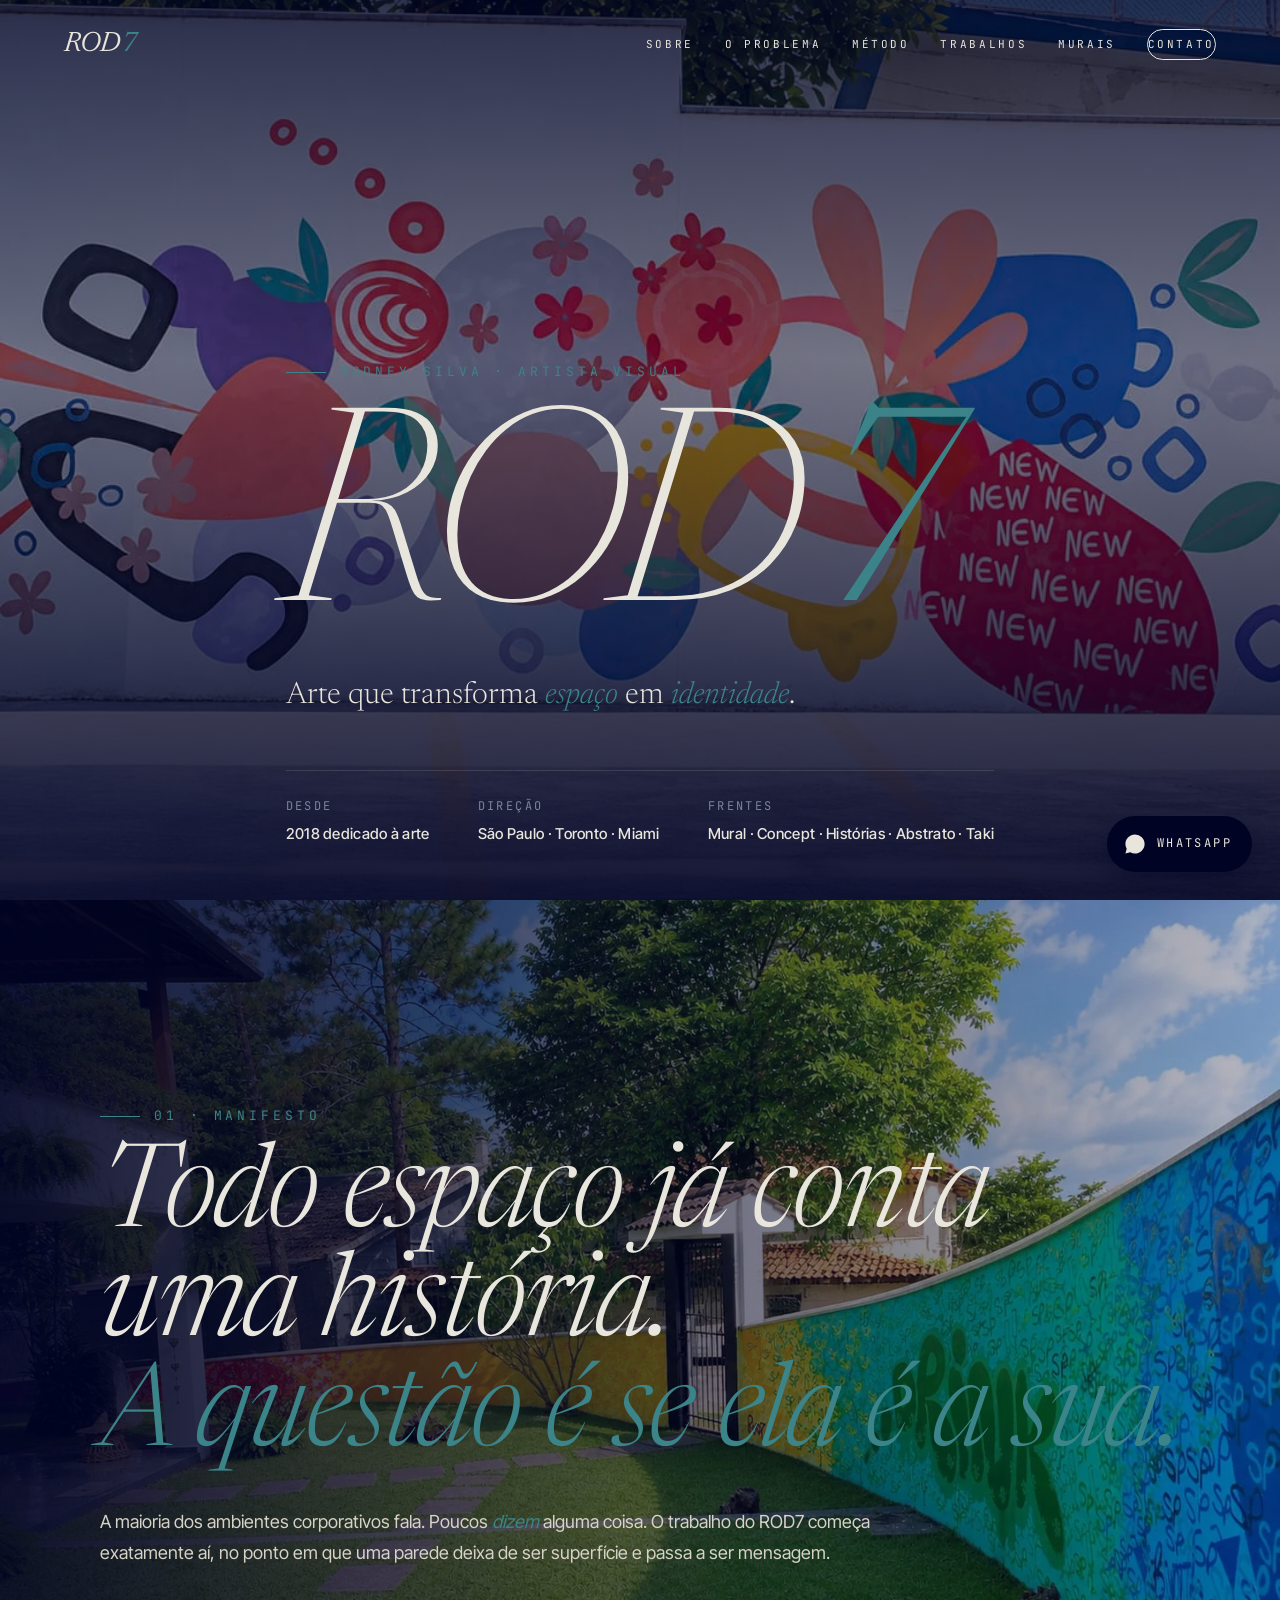
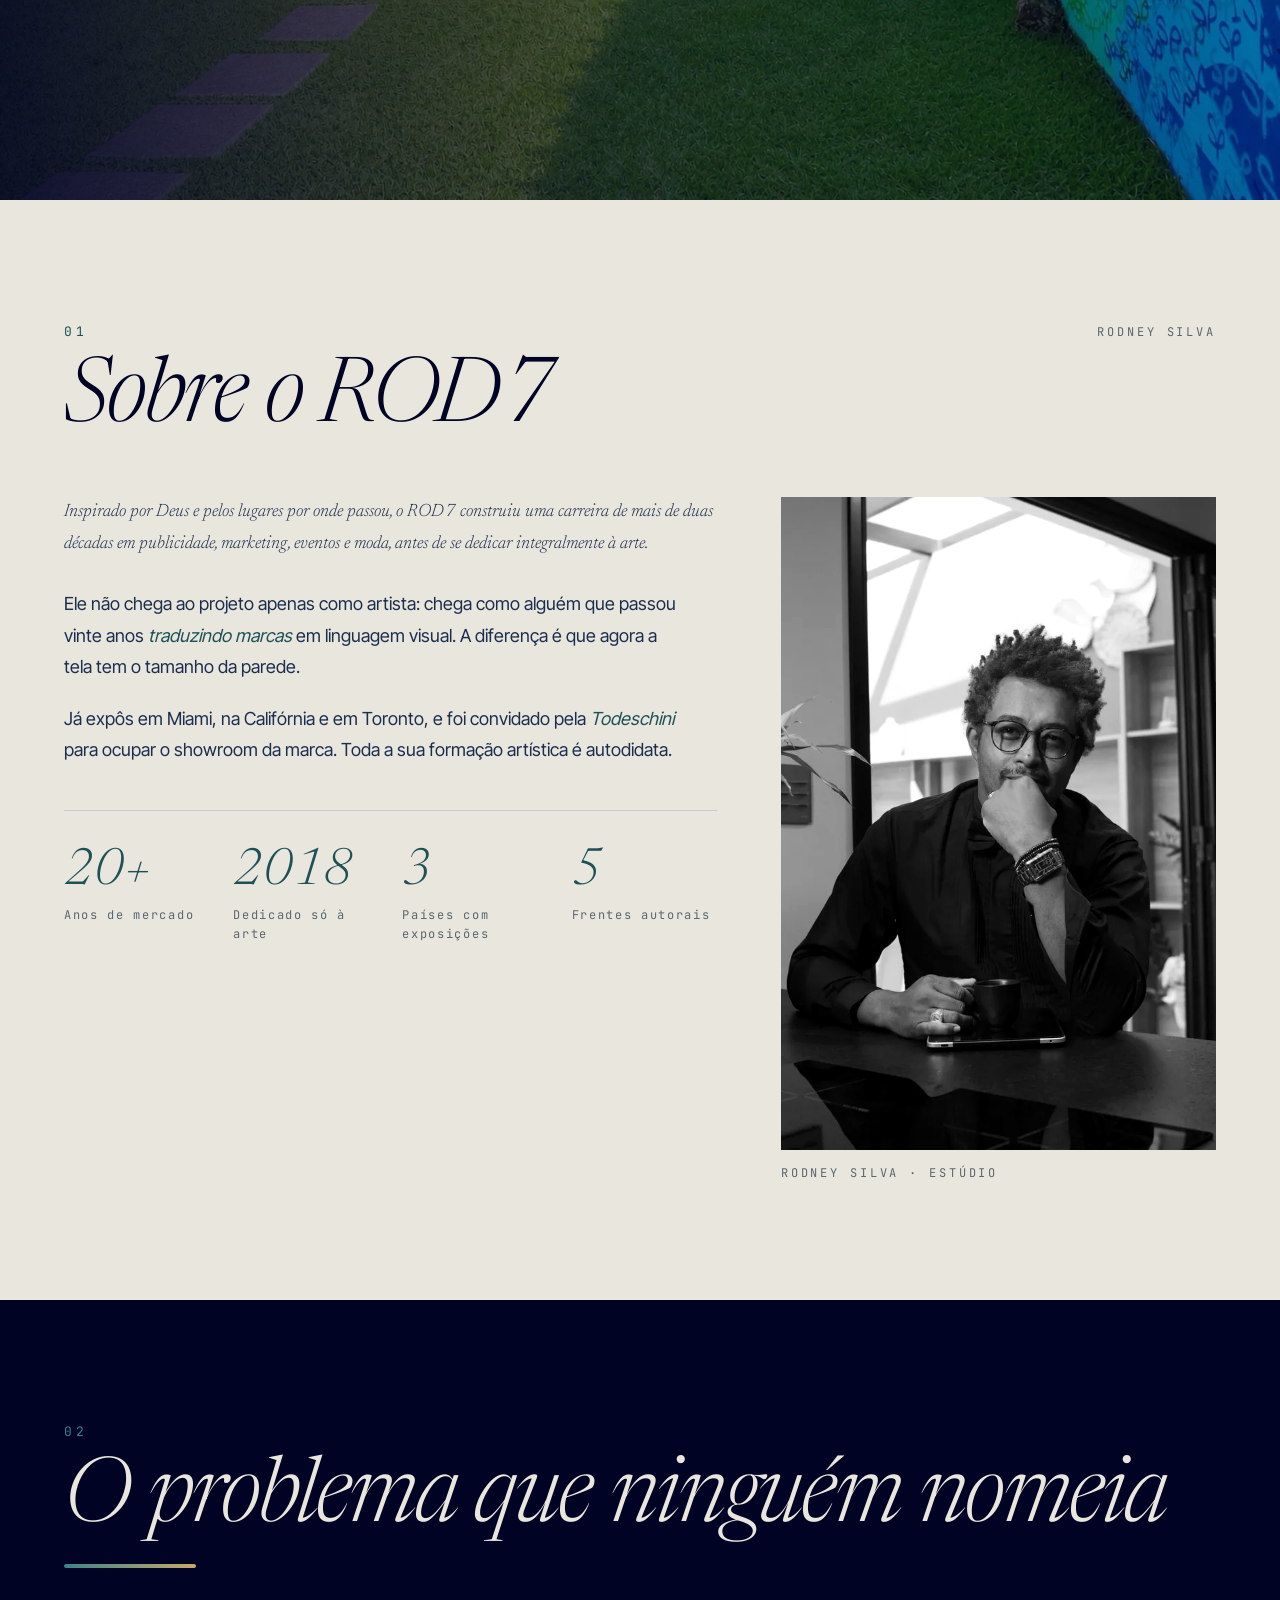
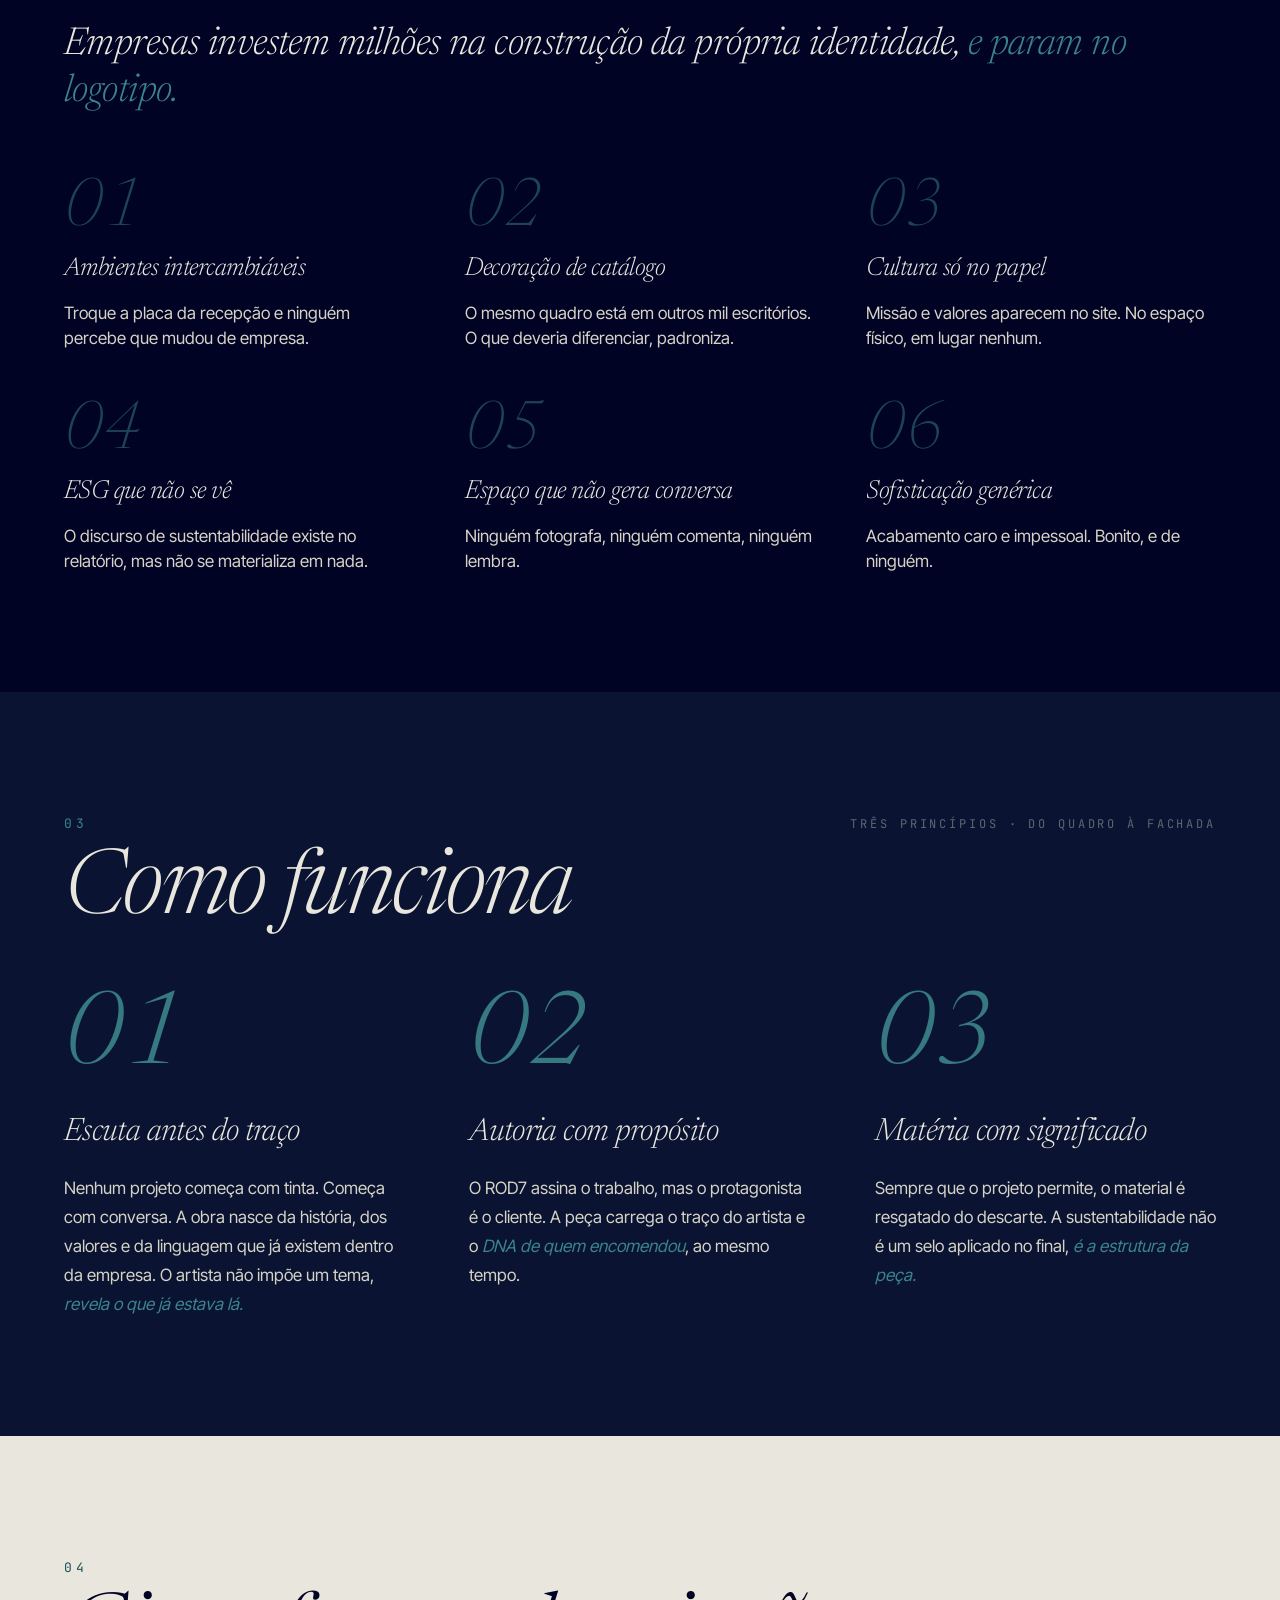
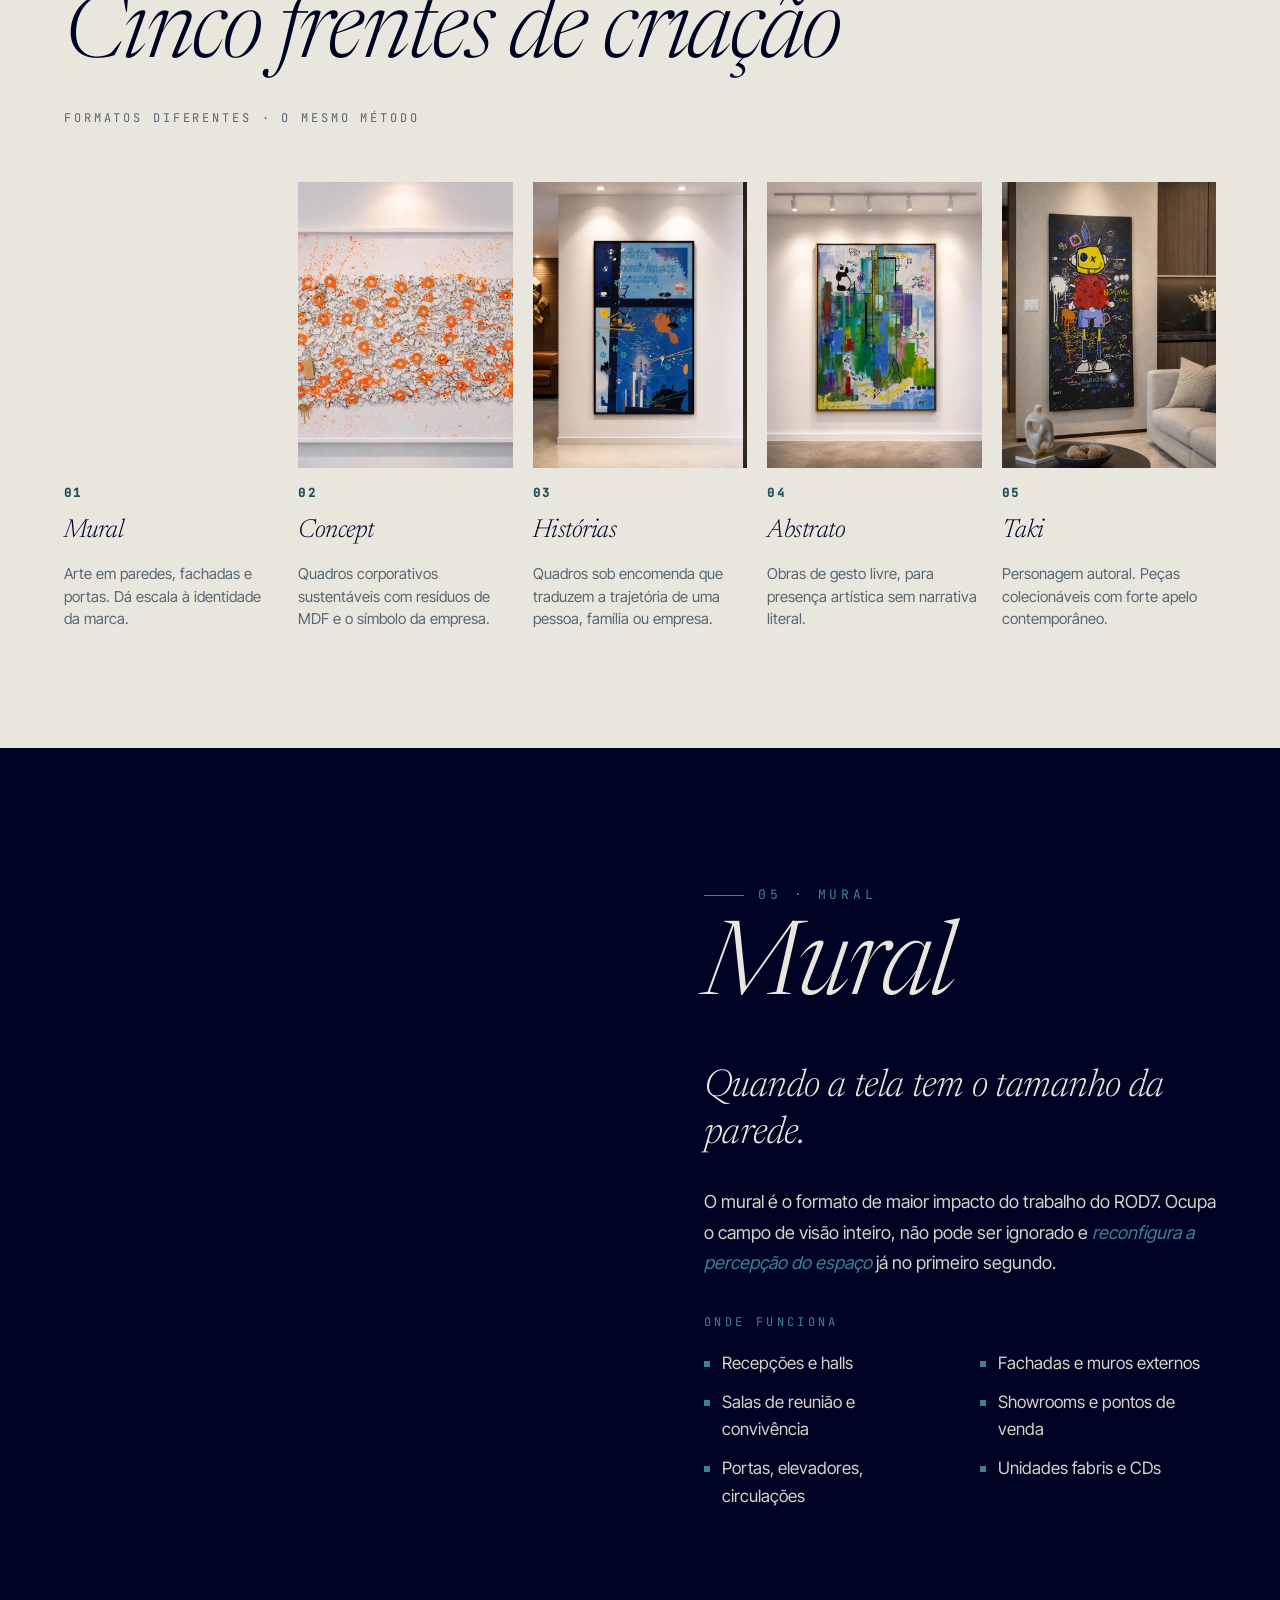
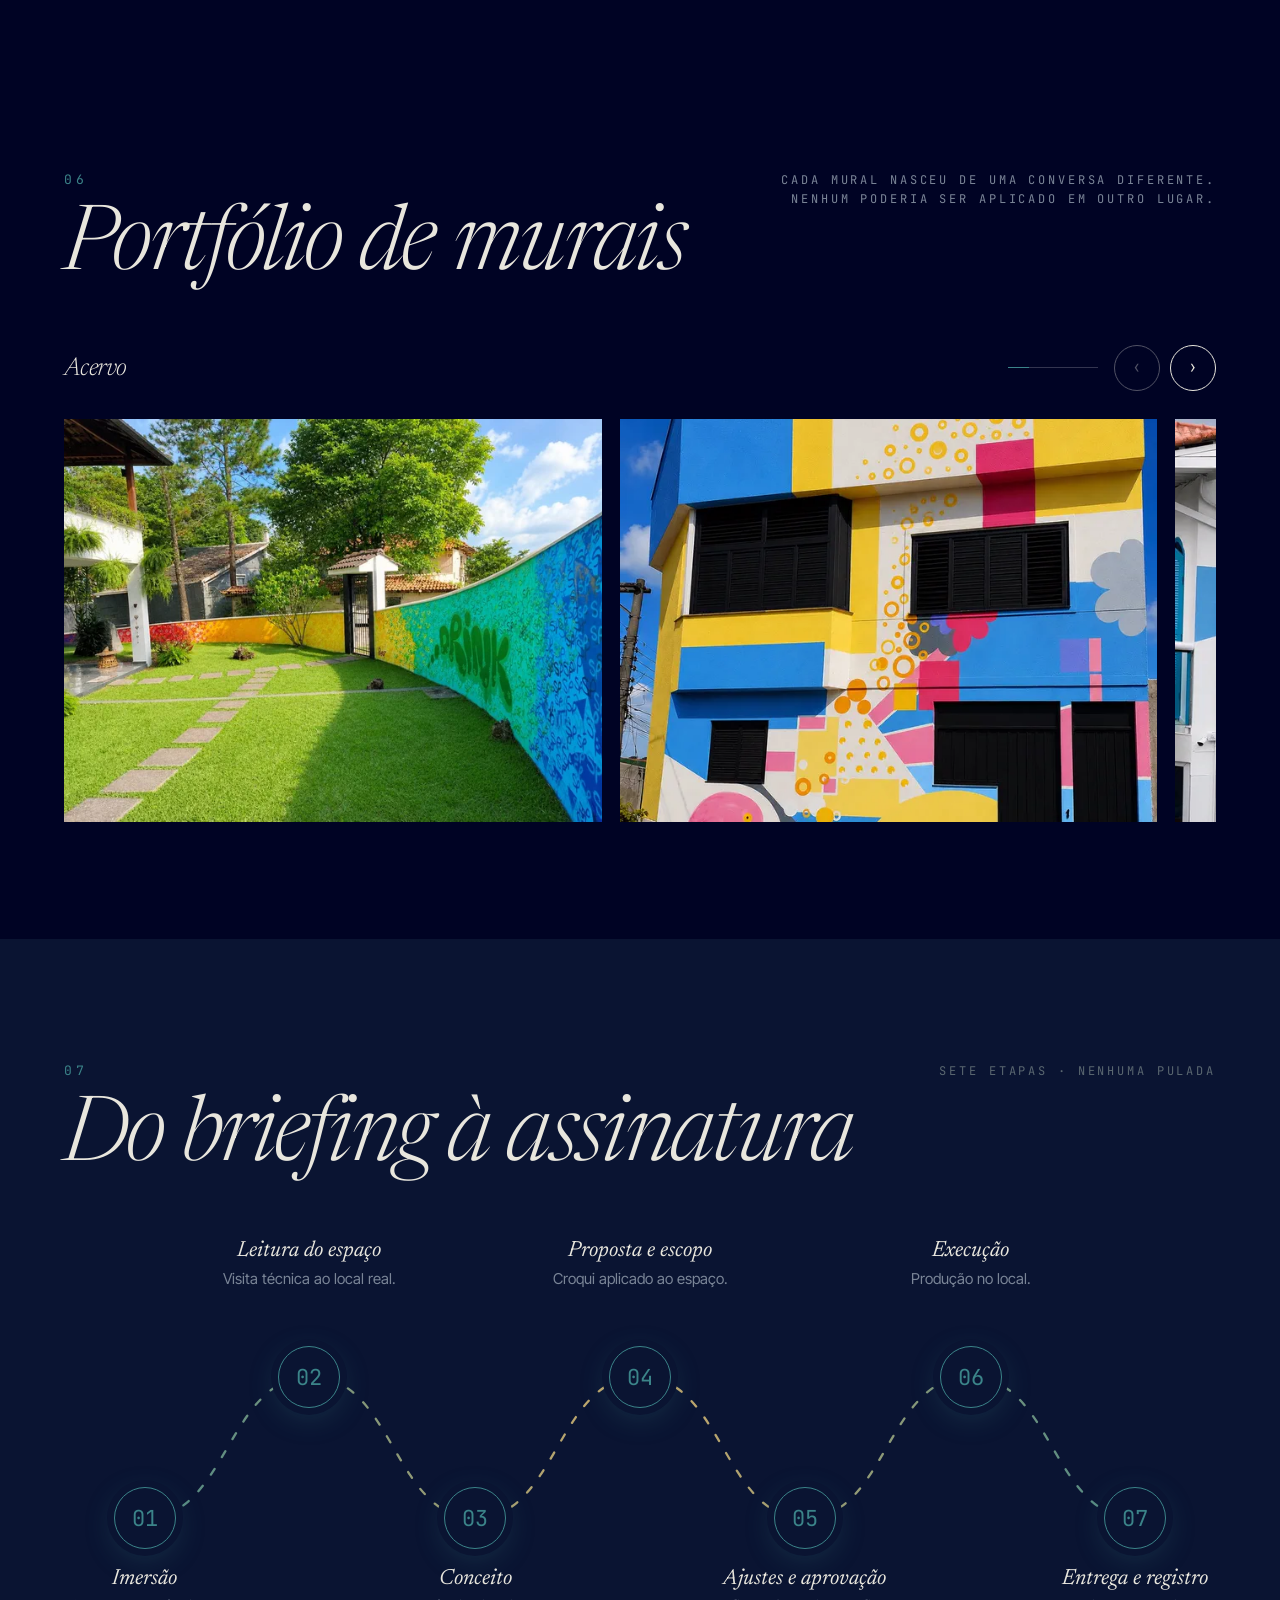
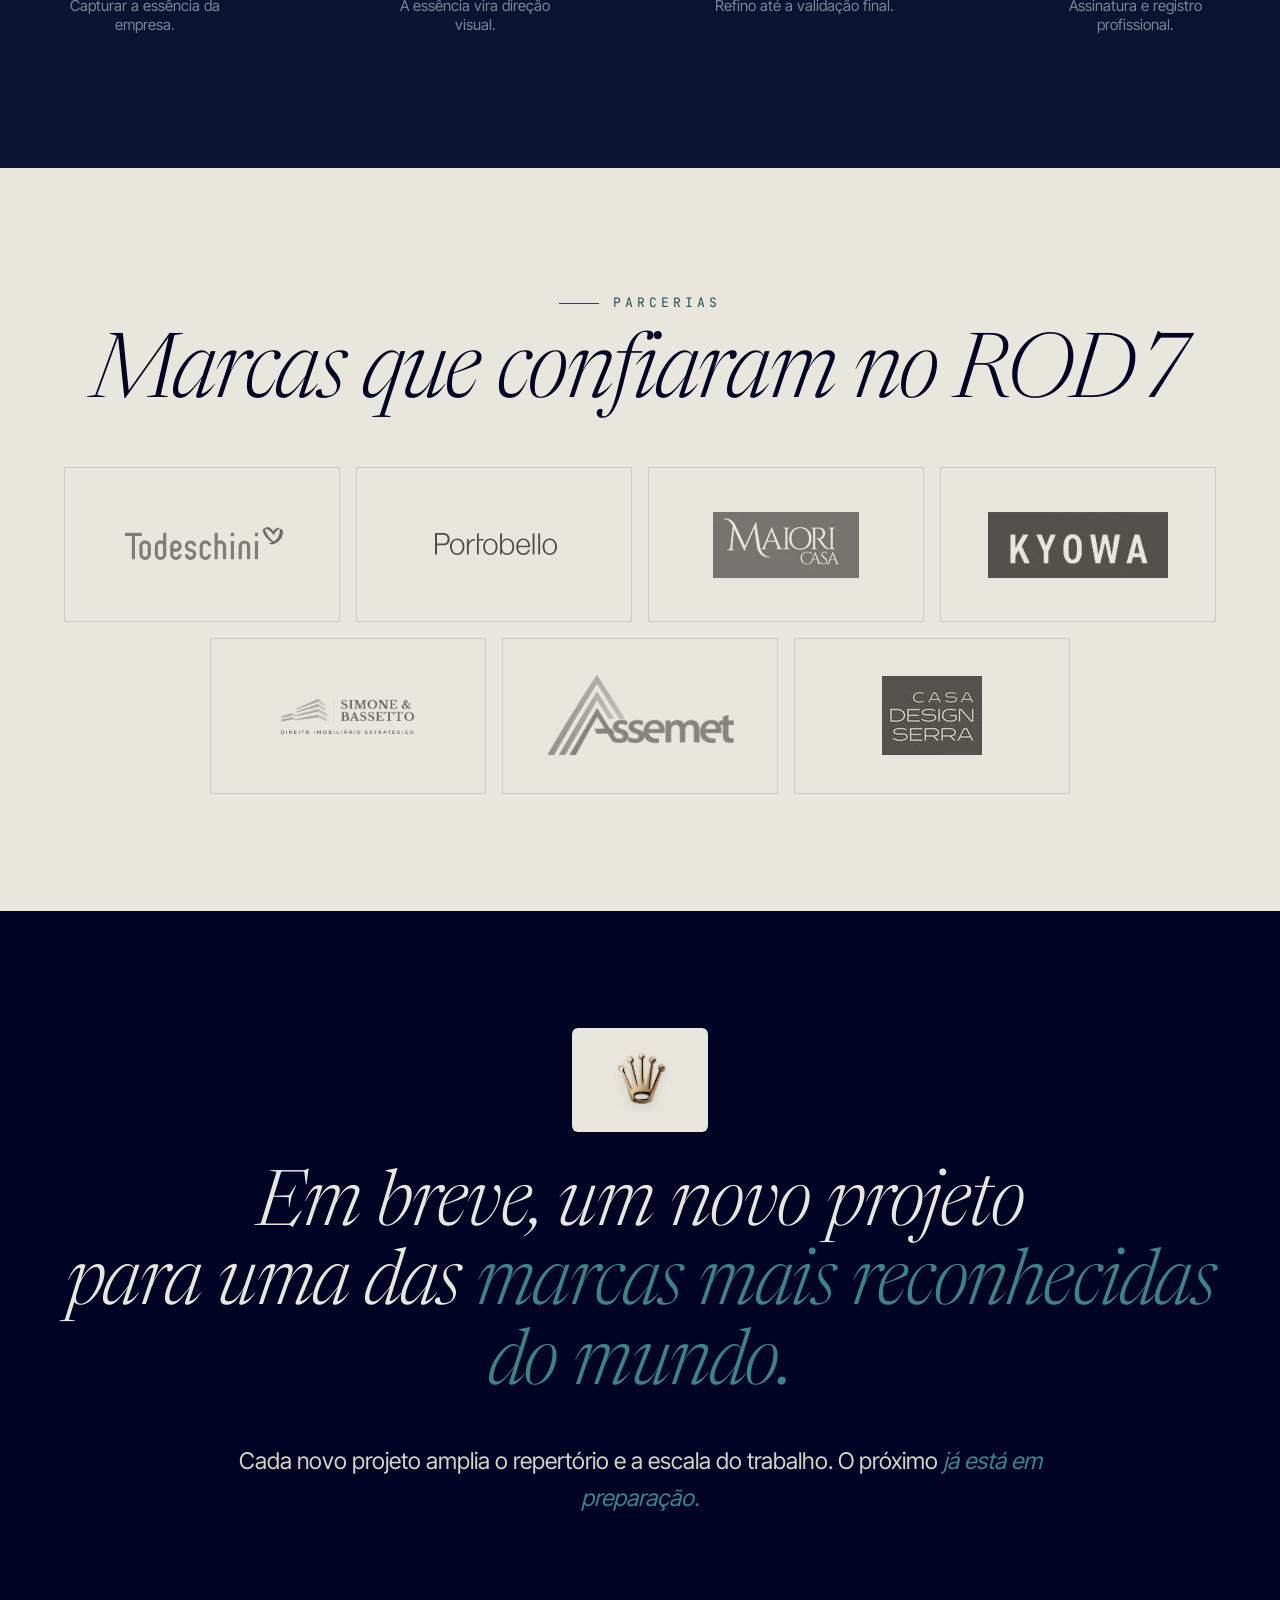
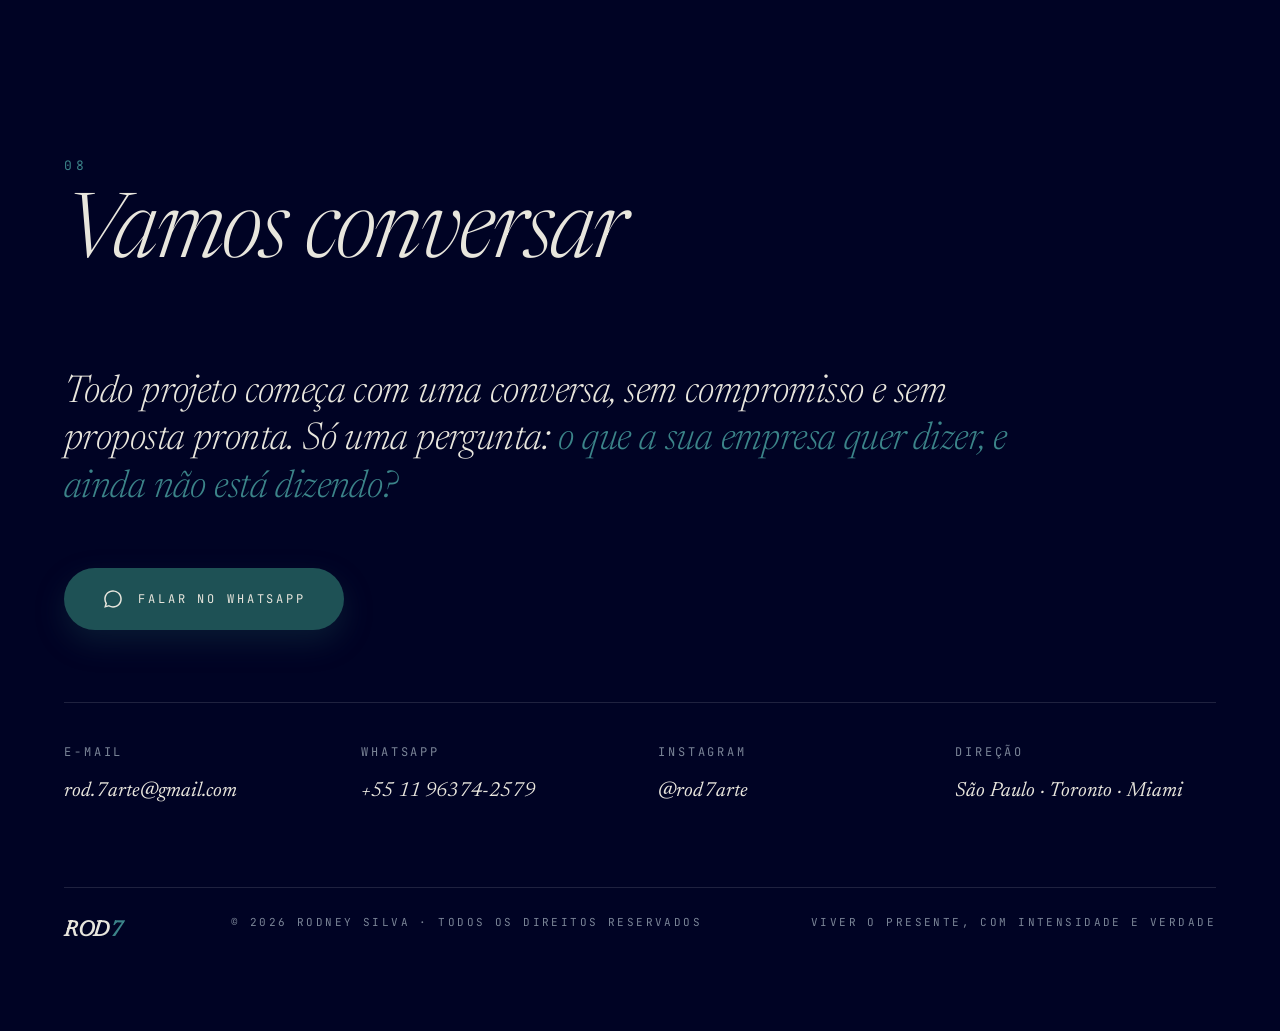
<file: mural/index.html>
<!DOCTYPE html>
<html lang="pt-BR"><head>
<meta charset="utf-8">
<meta name="viewport" content="width=device-width, initial-scale=1, viewport-fit=cover">
<title>ROD7 — Arte que transforma espaço em identidade</title>
<meta name="description" content="ROD7 · Rodney Silva — murais, arte corporativa e obras autorais que traduzem a identidade da sua marca no espaço físico.">
<link rel="canonical" href="https://mural.rod7.com.br/">
<meta name="theme-color" content="#000324">
<meta name="author" content="Rodney Silva · ROD7">
<meta name="robots" content="index, follow, max-image-preview:large">

<meta property="og:type" content="website">
<meta property="og:site_name" content="ROD7 · Rodney Silva">
<meta property="og:locale" content="pt_BR">
<meta property="og:url" content="https://mural.rod7.com.br/">
<meta property="og:title" content="ROD7 — Arte que transforma espaço em identidade">
<meta property="og:description" content="Murais, arte corporativa e obras autorais que traduzem a identidade da sua marca no espaço físico.">
<meta property="og:image" content="https://mural.rod7.com.br/images/hero-mural.jpg">
<meta property="og:image:width" content="1060">
<meta property="og:image:height" content="1484">
<meta property="og:image:alt" content="Mural em grande escala assinado por ROD7">
<meta name="twitter:card" content="summary_large_image">
<meta name="twitter:title" content="ROD7 — Arte que transforma espaço em identidade">
<meta name="twitter:description" content="Murais, arte corporativa e obras autorais que traduzem a identidade da sua marca no espaço físico.">
<meta name="twitter:image" content="https://mural.rod7.com.br/images/hero-mural.jpg">

<link rel="icon" href="favicon.svg" type="image/svg+xml">
<link rel="apple-touch-icon" href="favicon.svg">

<link rel="preload" as="font" type="font/woff2" href="fonts/newsreader-italic-latin.woff2" crossorigin>
<link rel="preload" as="font" type="font/woff2" href="fonts/inter-tight-normal-latin.woff2" crossorigin>
<link rel="stylesheet" href="css/fonts.css">
<link rel="stylesheet" href="css/style.css">
</head>
<body>
<div class="grain" aria-hidden="true"></div>

<!-- NAV -->
<header class="nav" id="nav">
  <a href="#top" class="nav__brand">ROD<span>7</span></a>
  <nav class="nav__menu">
    <a href="#sobre" data-navlink="">Sobre</a>
    <a href="#problema" data-navlink="">O problema</a>
    <a href="#metodo" data-navlink="">Método</a>
    <a href="#frentes" data-navlink="">Trabalhos</a>
    <a href="#murais" data-navlink="">Murais</a>
    <a href="#contato" class="nav__cta">Contato</a>
  </nav>
  <button class="burger" id="burger" aria-label="Menu"><span></span><span></span><span></span></button>
</header>
<nav class="navmenu-m" id="navmenu">
  <a href="#sobre">Sobre</a>
  <a href="#problema">O problema</a>
  <a href="#metodo">Método</a>
  <a href="#frentes">Trabalhos</a>
  <a href="#murais">Murais</a>
  <a href="#contato">Contato</a>
</nav>

<!-- HERO -->
<section class="hero" id="top">
  <div class="hero__bg"><picture><source type="image/webp" sizes="100vw" srcset="images/hero-mural-640.webp 640w, images/hero-mural-1024.webp 1024w, images/hero-mural.webp 1060w"><img src="images/hero-mural.jpg" alt="Mural assinado por Rod7" width="1060" height="1484" sizes="100vw" fetchpriority="high" decoding="async"></picture></div>
  <div class="wrap hero__in">
    <span class="kicker" style="color:var(--rust-3)">Rodney Silva · Artista Visual</span>
    <h1 class="hero__title">ROD<span>7</span></h1>
    <p class="hero__tag">Arte que transforma <em>espaço</em> em <em>identidade</em>.</p>
    <div class="hero__foot">
      <div>Desde<strong>2018 dedicado à arte</strong></div>
      <div>Direção<strong>São Paulo · Toronto · Miami</strong></div>
      <div>Frentes<strong>Mural · Concept · Histórias · Abstrato · Taki</strong></div>
    </div>
  </div>
</section>

<!-- STATEMENT (parede-mural) -->
<section class="mural" style="min-height:100svh">
  <div class="mural__bg"><picture><source type="image/webp" sizes="100vw" srcset="images/mural-muro-curvo-640.webp 640w, images/mural-muro-curvo-1024.webp 1024w, images/mural-muro-curvo.webp 1450w"><img src="images/mural-muro-curvo.jpg" alt="Mural assinado por Rod7" width="1450" height="1085" sizes="100vw" loading="lazy" decoding="async"></picture></div>
  <div class="wrap mural__in" style="max-width:1250px">
    <span class="kicker reveal" style="color:var(--rust-3)">01 · Manifesto</span>
    <h2 class="reveal d1" style="margin-top:18px">Todo espaço já conta<br>uma história.<br><span style="color:var(--rust-3)">A questão é se ela é a sua.</span></h2>
    <p class="body reveal d2" style="margin-top:34px; max-width:840px">A maioria dos ambientes corporativos fala. Poucos <em>dizem</em> alguma coisa. O trabalho do ROD7 começa exatamente aí, no ponto em que uma parede deixa de ser superfície e passa a ser mensagem.</p>
  </div>
</section>

<!-- SOBRE -->
<section class="sec" id="sobre">
  <div class="wrap">
    <div class="sechead reveal">
      <div><span class="sec__num">01</span><h2 class="sec__title">Sobre o ROD7</h2></div>
      <span class="sec__tag">Rodney Silva</span>
    </div>
    <div class="about">
      <div class="reveal d1">
        <p class="about__lead">Inspirado por Deus e pelos lugares por onde passou, o ROD7 construiu uma carreira de mais de duas décadas em publicidade, marketing, eventos e moda, antes de se dedicar integralmente à arte.</p>
        <p>Ele não chega ao projeto apenas como artista: chega como alguém que passou vinte anos <em>traduzindo marcas</em> em linguagem visual. A diferença é que agora a tela tem o tamanho da parede.</p>
        <p>Já expôs em Miami, na Califórnia e em Toronto, e foi convidado pela <em>Todeschini</em> para ocupar o showroom da marca. Toda a sua formação artística é autodidata.</p>
        <div class="stats">
          <div><b>20+</b><span>Anos de mercado</span></div>
          <div><b>2018</b><span>Dedicado só à arte</span></div>
          <div><b>3</b><span>Países com exposições</span></div>
          <div><b>5</b><span>Frentes autorais</span></div>
        </div>
      </div>
      <figure class="about__fig reveal d2">
        <picture><source type="image/webp" sizes="(min-width: 900px) 34vw, 100vw" srcset="images/rodney-estudio-640.webp 640w, images/rodney-estudio.webp 1000w"><img src="images/rodney-estudio.jpg" alt="Rodney Silva no estúdio" width="1000" height="1500" sizes="(min-width: 900px) 34vw, 100vw" loading="lazy" decoding="async"></picture>
        <figcaption>Rodney Silva · estúdio</figcaption>
      </figure>
    </div>
  </div>
</section>

<!-- PROBLEMA -->
<section class="sec sec--dark" id="problema">
  <div class="wrap">
    <div class="sechead reveal">
      <div><span class="sec__num">02</span><h2 class="sec__title">O problema que ninguém nomeia</h2><div class="brush"></div></div>
    </div>
    <p class="lead reveal d1" style="max-width:1100px; margin-bottom:clamp(48px,7vh,80px); color:var(--bone)">Empresas investem milhões na construção da própria identidade, <em>e param no logotipo.</em></p>
    <div class="dores">
      <div class="dor reveal d1"><div class="dor__ix">01</div><h3>Ambientes intercambiáveis</h3><p>Troque a placa da recepção e ninguém percebe que mudou de empresa.</p></div>
      <div class="dor reveal d1"><div class="dor__ix">02</div><h3>Decoração de catálogo</h3><p>O mesmo quadro está em outros mil escritórios. O que deveria diferenciar, padroniza.</p></div>
      <div class="dor reveal d2"><div class="dor__ix">03</div><h3>Cultura só no papel</h3><p>Missão e valores aparecem no site. No espaço físico, em lugar nenhum.</p></div>
      <div class="dor reveal d2"><div class="dor__ix">04</div><h3>ESG que não se vê</h3><p>O discurso de sustentabilidade existe no relatório, mas não se materializa em nada.</p></div>
      <div class="dor reveal d3"><div class="dor__ix">05</div><h3>Espaço que não gera conversa</h3><p>Ninguém fotografa, ninguém comenta, ninguém lembra.</p></div>
      <div class="dor reveal d3"><div class="dor__ix">06</div><h3>Sofisticação genérica</h3><p>Acabamento caro e impessoal. Bonito, e de ninguém.</p></div>
    </div>
  </div>
</section>

<!-- COMO FUNCIONA -->
<section class="sec sec--ink" id="metodo">
  <div class="wrap">
    <div class="sechead reveal">
      <div><span class="sec__num">03</span><h2 class="sec__title">Como funciona</h2></div>
      <span class="sec__tag">Três princípios · do quadro à fachada</span>
    </div>
    <div class="pilares">
      <div class="pilar reveal d1"><b>01</b><h3>Escuta antes do traço</h3><p>Nenhum projeto começa com tinta. Começa com conversa. A obra nasce da história, dos valores e da linguagem que já existem dentro da empresa. O artista não impõe um tema, <em>revela o que já estava lá.</em></p></div>
      <div class="pilar reveal d2"><b>02</b><h3>Autoria com propósito</h3><p>O ROD7 assina o trabalho, mas o protagonista é o cliente. A peça carrega o traço do artista e o <em>DNA de quem encomendou</em>, ao mesmo tempo.</p></div>
      <div class="pilar reveal d3"><b>03</b><h3>Matéria com significado</h3><p>Sempre que o projeto permite, o material é resgatado do descarte. A sustentabilidade não é um selo aplicado no final, <em>é a estrutura da peça.</em></p></div>
    </div>
  </div>
</section>

<!-- FRENTES -->
<section class="sec" id="frentes">
  <div class="wrap">
    <div class="sechead reveal">
      <div><span class="sec__num">04</span><h2 class="sec__title">Cinco frentes de criação</h2></div>
      <span class="sec__tag">Formatos diferentes · o mesmo método</span>
    </div>
    <div class="frentes">
      <div class="frente reveal d1"><div class="frente__img"><picture><source type="image/webp" sizes="(min-width: 1001px) 19vw, (min-width: 561px) 48vw, 100vw" srcset="images/mural-muro-curvo-640.webp 640w, images/mural-muro-curvo-1024.webp 1024w, images/mural-muro-curvo.webp 1450w"><img src="images/mural-muro-curvo.jpg" alt="Mural" width="1450" height="1085" sizes="(min-width: 1001px) 19vw, (min-width: 561px) 48vw, 100vw" loading="lazy" decoding="async"></picture></div><b>01</b><h3>Mural</h3><p>Arte em paredes, fachadas e portas. Dá escala à identidade da marca.</p></div>
      <div class="frente reveal d1"><div class="frente__img"><picture><source type="image/webp" sizes="(min-width: 1001px) 19vw, (min-width: 561px) 48vw, 100vw" srcset="images/frente-concept-640.webp 640w, images/frente-concept-1024.webp 1024w, images/frente-concept.webp 1536w"><img src="images/frente-concept.jpg" alt="Concept" width="1536" height="1024" sizes="(min-width: 1001px) 19vw, (min-width: 561px) 48vw, 100vw" loading="lazy" decoding="async"></picture></div><b>02</b><h3>Concept</h3><p>Quadros corporativos sustentáveis com resíduos de MDF e o símbolo da empresa.</p></div>
      <div class="frente reveal d2"><div class="frente__img"><picture><source type="image/webp" sizes="(min-width: 1001px) 19vw, (min-width: 561px) 48vw, 100vw" srcset="images/frente-historias-640.webp 640w, images/frente-historias-1024.webp 1024w, images/frente-historias.webp 1086w"><img src="images/frente-historias.jpg" alt="Histórias" width="1086" height="1448" sizes="(min-width: 1001px) 19vw, (min-width: 561px) 48vw, 100vw" loading="lazy" decoding="async"></picture></div><b>03</b><h3>Histórias</h3><p>Quadros sob encomenda que traduzem a trajetória de uma pessoa, família ou empresa.</p></div>
      <div class="frente reveal d3"><div class="frente__img"><picture><source type="image/webp" sizes="(min-width: 1001px) 19vw, (min-width: 561px) 48vw, 100vw" srcset="images/frente-abstrato-640.webp 640w, images/frente-abstrato-1024.webp 1024w, images/frente-abstrato.webp 1122w"><img src="images/frente-abstrato.jpg" alt="Abstrato" width="1122" height="1402" sizes="(min-width: 1001px) 19vw, (min-width: 561px) 48vw, 100vw" loading="lazy" decoding="async"></picture></div><b>04</b><h3>Abstrato</h3><p>Obras de gesto livre, para presença artística sem narrativa literal.</p></div>
      <div class="frente reveal d4"><div class="frente__img"><picture><source type="image/webp" sizes="(min-width: 1001px) 19vw, (min-width: 561px) 48vw, 100vw" srcset="images/frente-taki-640.webp 640w, images/frente-taki.webp 1024w"><img src="images/frente-taki.jpg" alt="Taki" width="1024" height="1536" sizes="(min-width: 1001px) 19vw, (min-width: 561px) 48vw, 100vw" loading="lazy" decoding="async"></picture></div><b>05</b><h3>Taki</h3><p>Personagem autoral. Peças colecionáveis com forte apelo contemporâneo.</p></div>
    </div>
  </div>
</section>

<!-- MURAL -->
<section class="muralsplit" id="murais">
  <div class="muralsplit__img reveal"><picture><source type="image/webp" sizes="(min-width: 861px) 50vw, 100vw" srcset="images/hero-mural-640.webp 640w, images/hero-mural-1024.webp 1024w, images/hero-mural.webp 1060w"><img src="images/hero-mural.jpg" alt="Mural em grande escala assinado por Rod7" width="1060" height="1484" sizes="(min-width: 861px) 50vw, 100vw" loading="lazy" decoding="async"></picture></div>
  <div class="muralsplit__panel">
    <span class="kicker reveal" style="color:var(--rust-3)">05 · Mural</span>
    <h2 class="reveal d1">Mural</h2>
    <p class="lead reveal d1">Quando a tela tem o tamanho da parede.</p>
    <p class="mbody reveal d2">O mural é o formato de maior impacto do trabalho do ROD7. Ocupa o campo de visão inteiro, não pode ser ignorado e <em>reconfigura a percepção do espaço</em> já no primeiro segundo.</p>
    <div class="reveal d3">
      <div class="onde-lb">Onde funciona</div>
      <div class="onde">
        <span>Recepções e halls</span><span>Fachadas e muros externos</span>
        <span>Salas de reunião e convivência</span><span>Showrooms e pontos de venda</span>
        <span>Portas, elevadores, circulações</span><span>Unidades fabris e CDs</span>
      </div>
    </div>
  </div>
</section>

<!-- PORTFOLIO -->
<section class="sec sec--dark">
  <div class="wrap">
    <div class="sechead reveal">
      <div><span class="sec__num">06</span><h2 class="sec__title">Portfólio de murais</h2></div>
      <span class="sec__tag" style="max-width:460px; text-align:right">Cada mural nasceu de uma conversa diferente. Nenhum poderia ser aplicado em outro lugar.</span>
    </div>
  </div>
  <div class="wrap reveal" data-carousel="">
    <div class="carousel__head">
      <h3>Acervo</h3>
      <div class="carousel__ctrl">
        <div class="carousel__bar"><span></span></div>
        <div class="carousel__nav">
          <button class="cbtn" data-prev="" aria-label="Anterior">‹</button>
          <button class="cbtn" data-next="" aria-label="Próximo">›</button>
        </div>
      </div>
    </div>
    <div class="carousel__viewport">
      <div class="carousel__track">
        <div class="carousel__slide"><a data-img="images/mural-muro-curvo.jpg"><picture><source type="image/webp" sizes="(min-width: 900px) 42vw, 86vw" srcset="images/mural-muro-curvo-640.webp 640w, images/mural-muro-curvo-1024.webp 1024w, images/mural-muro-curvo.webp 1450w"><img src="images/mural-muro-curvo.jpg" alt="Muro curvo" width="1450" height="1085" sizes="(min-width: 900px) 42vw, 86vw" loading="lazy" decoding="async"></picture><span class="carousel__cap">Muro curvo · a cor acompanha a arquitetura</span></a></div>
        <div class="carousel__slide"><a data-img="images/mural-fachada-residencial.jpg"><picture><source type="image/webp" sizes="(min-width: 900px) 42vw, 86vw" srcset="images/mural-fachada-residencial-640.webp 640w, images/mural-fachada-residencial-1024.webp 1024w, images/mural-fachada-residencial.webp 1122w"><img src="images/mural-fachada-residencial.jpg" alt="Fachada residencial" width="1122" height="1402" sizes="(min-width: 900px) 42vw, 86vw" loading="lazy" decoding="async"></picture><span class="carousel__cap">Fachada residencial · assinatura ROD7</span></a></div>
        <div class="carousel__slide"><a data-img="images/mural-fachada-organica.jpg"><picture><source type="image/webp" sizes="(min-width: 900px) 42vw, 86vw" srcset="images/mural-fachada-organica-640.webp 640w, images/mural-fachada-organica-1024.webp 1024w, images/mural-fachada-organica.webp 1254w"><img src="images/mural-fachada-organica.jpg" alt="Fachada externa com formas orgânicas" width="1254" height="1254" sizes="(min-width: 900px) 42vw, 86vw" loading="lazy" decoding="async"></picture><span class="carousel__cap">Fachada externa · composição orgânica</span></a></div>
        <div class="carousel__slide"><a data-img="images/mural-corporativo.jpg"><picture><source type="image/webp" sizes="(min-width: 900px) 42vw, 86vw" srcset="images/mural-corporativo-640.webp 640w, images/mural-corporativo-1024.webp 1024w, images/mural-corporativo.webp 1600w"><img src="images/mural-corporativo.jpg" alt="Corporativo" width="1600" height="722" sizes="(min-width: 900px) 42vw, 86vw" loading="lazy" decoding="async"></picture><span class="carousel__cap">Ambiente corporativo</span></a></div>
        <div class="carousel__slide"><a data-img="images/mural-fachada-sinalizacao.jpg"><picture><source type="image/webp" sizes="(min-width: 900px) 42vw, 86vw" srcset="images/mural-fachada-sinalizacao-640.webp 640w, images/mural-fachada-sinalizacao-1024.webp 1024w, images/mural-fachada-sinalizacao.webp 1086w"><img src="images/mural-fachada-sinalizacao.jpg" alt="Fachada" width="1086" height="1448" sizes="(min-width: 900px) 42vw, 86vw" loading="lazy" decoding="async"></picture><span class="carousel__cap">Fachada · arte e sinalização</span></a></div>
        <div class="carousel__slide"><a data-img="images/mural-convivencia.jpg"><picture><source type="image/webp" sizes="(min-width: 900px) 42vw, 86vw" srcset="images/mural-convivencia-640.webp 640w, images/mural-convivencia-1024.webp 1024w, images/mural-convivencia.webp 1460w"><img src="images/mural-convivencia.jpg" alt="Convivência" width="1460" height="1077" sizes="(min-width: 900px) 42vw, 86vw" loading="lazy" decoding="async"></picture><span class="carousel__cap">Área de convivência</span></a></div>
        <div class="carousel__slide"><a data-img="images/mural-painel.jpg"><picture><source type="image/webp" sizes="(min-width: 900px) 42vw, 86vw" srcset="images/mural-painel-640.webp 640w, images/mural-painel-1024.webp 1024w, images/mural-painel.webp 1561w"><img src="images/mural-painel.jpg" alt="Painel" width="1561" height="1007" sizes="(min-width: 900px) 42vw, 86vw" loading="lazy" decoding="async"></picture><span class="carousel__cap">Painel · palavra e composição</span></a></div>
        <div class="carousel__slide"><a data-img="images/mural-superficie-ampla.jpg"><picture><source type="image/webp" sizes="(min-width: 900px) 42vw, 86vw" srcset="images/mural-superficie-ampla-640.webp 640w, images/mural-superficie-ampla-1024.webp 1024w, images/mural-superficie-ampla.webp 1086w"><img src="images/mural-superficie-ampla.jpg" alt="Superfície ampla" width="1086" height="1448" sizes="(min-width: 900px) 42vw, 86vw" loading="lazy" decoding="async"></picture><span class="carousel__cap">Superfície ampla · fluxo de circulação</span></a></div>
        <div class="carousel__slide"><a data-img="images/mural-porta.jpg"><picture><source type="image/webp" sizes="(min-width: 900px) 42vw, 86vw" srcset="images/mural-porta-640.webp 640w, images/mural-porta-1024.webp 1024w, images/mural-porta.webp 1122w"><img src="images/mural-porta.jpg" alt="Porta" width="1122" height="1402" sizes="(min-width: 900px) 42vw, 86vw" loading="lazy" decoding="async"></picture><span class="carousel__cap">Porta e superfície metálica</span></a></div>
      </div>
    </div>
  </div>
</section>

<!-- METODOLOGIA -->
<section class="sec sec--ink">
  <div class="wrap">
    <div class="sechead reveal">
      <div><span class="sec__num">07</span><h2 class="sec__title">Do briefing à assinatura</h2></div>
      <span class="sec__tag">Sete etapas · nenhuma pulada</span>
    </div>
    <div class="pathwrap reveal">
      <svg viewBox="0 0 1000 360" preserveAspectRatio="none" aria-hidden="true">
        <defs><linearGradient id="pg" x1="0" y1="0" x2="1000" y2="0" gradientUnits="userSpaceOnUse"><stop offset="0" stop-color="#3b8489"></stop><stop offset="0.5" stop-color="#c9a96a"></stop><stop offset="1" stop-color="#3b8489"></stop></linearGradient></defs>
        <path class="pwave" d="M70,245 C142,245 142,122 214,122 C286,122 286,245 357,245 C428,245 428,122 500,122 C572,122 572,245 643,245 C714,245 714,122 786,122 C858,122 858,245 930,245"></path>
      </svg>
      <div class="pnode" style="left:7%; top:68%">01</div>
      <div class="pnode" style="left:21.3%; top:34%">02</div>
      <div class="pnode" style="left:35.7%; top:68%">03</div>
      <div class="pnode" style="left:50%; top:34%">04</div>
      <div class="pnode" style="left:64.3%; top:68%">05</div>
      <div class="pnode" style="left:78.7%; top:34%">06</div>
      <div class="pnode" style="left:93%; top:68%">07</div>
      <div class="plab" style="left:7%; top:80%"><div class="pt">Imersão</div><div class="pd">Capturar a essência da empresa.</div></div>
      <div class="plab" style="left:21.3%; top:1%"><div class="pt">Leitura do espaço</div><div class="pd">Visita técnica ao local real.</div></div>
      <div class="plab" style="left:35.7%; top:80%"><div class="pt">Conceito</div><div class="pd">A essência vira direção visual.</div></div>
      <div class="plab" style="left:50%; top:1%"><div class="pt">Proposta e escopo</div><div class="pd">Croqui aplicado ao espaço.</div></div>
      <div class="plab" style="left:64.3%; top:80%"><div class="pt">Ajustes e aprovação</div><div class="pd">Refino até a validação final.</div></div>
      <div class="plab" style="left:78.7%; top:1%"><div class="pt">Execução</div><div class="pd">Produção no local.</div></div>
      <div class="plab" style="left:93%; top:80%"><div class="pt">Entrega e registro</div><div class="pd">Assinatura e registro profissional.</div></div>
    </div>
    <div class="steps">
      <div class="step reveal"><b>01</b><div class="step__c"><h3>Imersão</h3><p>Entrevista para capturar a essência: o que a empresa faz, no que acredita e o que quer que a pessoa sinta ao entrar.</p></div></div>
      <div class="step reveal"><b>02</b><div class="step__c"><h3>Leitura do espaço</h3><p>Visita técnica: medição, superfície, iluminação, circulação e pontos de visada. Projetado para o espaço real.</p></div></div>
      <div class="step reveal"><b>03</b><div class="step__c"><h3>Conceito</h3><p>Tradução da essência em direção visual: paleta, linguagem gráfica, símbolos e narrativa da peça.</p></div></div>
      <div class="step reveal"><b>04</b><div class="step__c"><h3>Proposta e escopo</h3><p>Croqui aplicado ao espaço, com dimensões, técnica, materiais, cronograma e investimento.</p></div></div>
      <div class="step reveal"><b>05</b><div class="step__c"><h3>Ajustes e aprovação</h3><p>Refinamento de conceito, cor e composição até a validação final. Nada é executado sem aprovação formal.</p></div></div>
      <div class="step reveal"><b>06</b><div class="step__c"><h3>Execução</h3><p>Produção no local, com cronograma definido e mínima interferência na operação.</p></div></div>
      <div class="step reveal"><b>07</b><div class="step__c"><h3>Entrega e registro</h3><p>Assinatura da obra e registro fotográfico profissional. Material pronto para uso institucional.</p></div></div>
    </div>
  </div>
</section>

<!-- MARCAS -->
<section class="sec">
  <div class="wrap" style="text-align:center">
    <span class="kicker reveal" style="justify-content:center; display:inline-flex">Parcerias</span>
    <h2 class="sec__title reveal d1" style="margin:20px 0 48px">Marcas que confiaram no ROD7</h2>
    <div class="logos reveal d2">
      <div class="logo-cell"><img src="images/logos/todeschini.webp" alt="Todeschini" loading="lazy" decoding="async"></div>
      <div class="logo-cell"><img src="images/logos/portobello.webp" alt="Portobello" loading="lazy" decoding="async"></div>
      <div class="logo-cell"><img src="images/logos/maiori-casa.webp" alt="Maiori Casa" loading="lazy" decoding="async"></div>
      <div class="logo-cell"><img src="images/logos/kyowa.webp" alt="Kyowa Tapetes" loading="lazy" decoding="async"></div>
      <div class="logo-cell"><img src="images/logos/simone-bassetto.webp" alt="Marca" loading="lazy" decoding="async"></div>
      <div class="logo-cell"><img src="images/logos/assemet.webp" alt="Marca" loading="lazy" decoding="async"></div>
      <div class="logo-cell"><img src="images/logos/casa-design-serra.webp" alt="Marca" loading="lazy" decoding="async"></div>
    </div>
  </div>
</section>

<!-- PROXIMO -->
<section class="sec sec--dark">
  <div class="wrap proximo">
    <div class="proximo__chip reveal"><img src="images/logos/rolex.png" alt="Rolex" loading="lazy" decoding="async"></div>
    <h2 class="reveal d1">Em breve, um novo projeto<br>para uma das <span>marcas mais reconhecidas do mundo.</span></h2>
    <p class="reveal d2">Cada novo projeto amplia o repertório e a escala do trabalho. O próximo <em>já está em preparação.</em></p>
  </div>
</section>

<!-- CONTATO -->
<section class="sec sec--dark contato" id="contato" style="padding-bottom:clamp(60px,9vh,90px)">
  <div class="wrap">
    <div class="sechead reveal"><div><span class="sec__num">08</span><h2 class="sec__title">Vamos conversar</h2></div></div>
    <p class="lead reveal d1">Todo projeto começa com uma conversa, sem compromisso e sem proposta pronta. Só uma pergunta: <em>o que a sua empresa quer dizer, e ainda não está dizendo?</em></p>
    <a class="cta reveal d1" href="https://wa.me/5511963742579?text=Ol%C3%A1%20Rodney%2C%20vim%20pelo%20site." target="_blank" rel="noopener">
      <svg viewBox="0 0 32 32" aria-hidden="true"><path d="M16.001 3.2C8.93 3.2 3.2 8.93 3.2 16c0 2.26.6 4.46 1.74 6.4L3.2 28.8l6.56-1.71A12.78 12.78 0 0 0 16 28.8c7.07 0 12.8-5.73 12.8-12.8 0-3.42-1.33-6.63-3.75-9.05A12.74 12.74 0 0 0 16.001 3.2zm0 23.36a10.55 10.55 0 0 1-5.38-1.47l-.39-.23-3.89 1.02 1.04-3.79-.25-.4A10.6 10.6 0 1 1 26.6 16c0 5.85-4.75 10.56-10.6 10.56z"></path></svg>
      <span>Falar no WhatsApp</span>
    </a>
    <div class="cgrid reveal d2">
      <div><span class="lb">E-mail</span><a href="mailto:rod.7arte@gmail.com">rod.7arte@gmail.com</a></div>
      <div><span class="lb">WhatsApp</span><a href="https://wa.me/5511963742579" target="_blank" rel="noopener">+55 11 96374-2579</a></div>
      <div><span class="lb">Instagram</span><a href="https://instagram.com/rod7arte" target="_blank" rel="noopener">@rod7arte</a></div>
      <div><span class="lb">Direção</span><p>São Paulo · Toronto · Miami</p></div>
    </div>
    <div class="foot">
      <b>ROD<span>7</span></b>
      <span>© <span id="year"></span> Rodney Silva · Todos os direitos reservados</span>
      <span>Viver o presente, com intensidade e verdade</span>
    </div>
  </div>
</section>

<!-- LIGHTBOX -->
<div class="lightbox" id="lightbox" aria-hidden="true">
  <button id="lbClose" aria-label="Fechar">×</button>
  <button id="lbPrev" aria-label="Anterior">‹</button>
  <button id="lbNext" aria-label="Próxima">›</button>
  <figure style="margin:0; display:flex; flex-direction:column; align-items:center"><img id="lbImg" alt=""><figcaption id="lbCap"></figcaption></figure>
</div>

<!-- WHATSAPP -->
<a class="wa" href="https://wa.me/5511963742579?text=Ol%C3%A1%20Rodney%2C%20vim%20pelo%20site." target="_blank" rel="noopener" aria-label="WhatsApp">
  <svg viewBox="0 0 32 32" aria-hidden="true"><path d="M16.001 3.2C8.93 3.2 3.2 8.93 3.2 16c0 2.26.6 4.46 1.74 6.4L3.2 28.8l6.56-1.71A12.78 12.78 0 0 0 16 28.8c7.07 0 12.8-5.73 12.8-12.8 0-3.42-1.33-6.63-3.75-9.05A12.74 12.74 0 0 0 16.001 3.2z"></path></svg>
  <span>WhatsApp</span>
</a>
<script src="js/app.js" defer></script>


</body></html>
</file>
<file: mural/css/fonts.css>
@font-face {
  font-family: 'Inter Tight';
  font-style: normal;
  font-weight: 300;
  font-display: swap;
  src: url("../fonts/inter-tight-normal-latin-ext.woff2") format('woff2');
  unicode-range: U+0100-02BA, U+02BD-02C5, U+02C7-02CC, U+02CE-02D7, U+02DD-02FF, U+0304, U+0308, U+0329, U+1D00-1DBF, U+1E00-1E9F, U+1EF2-1EFF, U+2020, U+20A0-20AB, U+20AD-20C0, U+2113, U+2C60-2C7F, U+A720-A7FF;
}
@font-face {
  font-family: 'Inter Tight';
  font-style: normal;
  font-weight: 300;
  font-display: swap;
  src: url("../fonts/inter-tight-normal-latin.woff2") format('woff2');
  unicode-range: U+0000-00FF, U+0131, U+0152-0153, U+02BB-02BC, U+02C6, U+02DA, U+02DC, U+0304, U+0308, U+0329, U+2000-206F, U+20AC, U+2122, U+2191, U+2193, U+2212, U+2215, U+FEFF, U+FFFD;
}
@font-face {
  font-family: 'Inter Tight';
  font-style: normal;
  font-weight: 400;
  font-display: swap;
  src: url("../fonts/inter-tight-normal-latin-ext.woff2") format('woff2');
  unicode-range: U+0100-02BA, U+02BD-02C5, U+02C7-02CC, U+02CE-02D7, U+02DD-02FF, U+0304, U+0308, U+0329, U+1D00-1DBF, U+1E00-1E9F, U+1EF2-1EFF, U+2020, U+20A0-20AB, U+20AD-20C0, U+2113, U+2C60-2C7F, U+A720-A7FF;
}
@font-face {
  font-family: 'Inter Tight';
  font-style: normal;
  font-weight: 400;
  font-display: swap;
  src: url("../fonts/inter-tight-normal-latin.woff2") format('woff2');
  unicode-range: U+0000-00FF, U+0131, U+0152-0153, U+02BB-02BC, U+02C6, U+02DA, U+02DC, U+0304, U+0308, U+0329, U+2000-206F, U+20AC, U+2122, U+2191, U+2193, U+2212, U+2215, U+FEFF, U+FFFD;
}
@font-face {
  font-family: 'Inter Tight';
  font-style: normal;
  font-weight: 500;
  font-display: swap;
  src: url("../fonts/inter-tight-normal-latin-ext.woff2") format('woff2');
  unicode-range: U+0100-02BA, U+02BD-02C5, U+02C7-02CC, U+02CE-02D7, U+02DD-02FF, U+0304, U+0308, U+0329, U+1D00-1DBF, U+1E00-1E9F, U+1EF2-1EFF, U+2020, U+20A0-20AB, U+20AD-20C0, U+2113, U+2C60-2C7F, U+A720-A7FF;
}
@font-face {
  font-family: 'Inter Tight';
  font-style: normal;
  font-weight: 500;
  font-display: swap;
  src: url("../fonts/inter-tight-normal-latin.woff2") format('woff2');
  unicode-range: U+0000-00FF, U+0131, U+0152-0153, U+02BB-02BC, U+02C6, U+02DA, U+02DC, U+0304, U+0308, U+0329, U+2000-206F, U+20AC, U+2122, U+2191, U+2193, U+2212, U+2215, U+FEFF, U+FFFD;
}
@font-face {
  font-family: 'Inter Tight';
  font-style: normal;
  font-weight: 600;
  font-display: swap;
  src: url("../fonts/inter-tight-normal-latin-ext.woff2") format('woff2');
  unicode-range: U+0100-02BA, U+02BD-02C5, U+02C7-02CC, U+02CE-02D7, U+02DD-02FF, U+0304, U+0308, U+0329, U+1D00-1DBF, U+1E00-1E9F, U+1EF2-1EFF, U+2020, U+20A0-20AB, U+20AD-20C0, U+2113, U+2C60-2C7F, U+A720-A7FF;
}
@font-face {
  font-family: 'Inter Tight';
  font-style: normal;
  font-weight: 600;
  font-display: swap;
  src: url("../fonts/inter-tight-normal-latin.woff2") format('woff2');
  unicode-range: U+0000-00FF, U+0131, U+0152-0153, U+02BB-02BC, U+02C6, U+02DA, U+02DC, U+0304, U+0308, U+0329, U+2000-206F, U+20AC, U+2122, U+2191, U+2193, U+2212, U+2215, U+FEFF, U+FFFD;
}
@font-face {
  font-family: 'JetBrains Mono';
  font-style: normal;
  font-weight: 400;
  font-display: swap;
  src: url("../fonts/jetbrains-mono-normal-latin-ext.woff2") format('woff2');
  unicode-range: U+0100-02BA, U+02BD-02C5, U+02C7-02CC, U+02CE-02D7, U+02DD-02FF, U+0304, U+0308, U+0329, U+1D00-1DBF, U+1E00-1E9F, U+1EF2-1EFF, U+2020, U+20A0-20AB, U+20AD-20C0, U+2113, U+2C60-2C7F, U+A720-A7FF;
}
@font-face {
  font-family: 'JetBrains Mono';
  font-style: normal;
  font-weight: 400;
  font-display: swap;
  src: url("../fonts/jetbrains-mono-normal-latin.woff2") format('woff2');
  unicode-range: U+0000-00FF, U+0131, U+0152-0153, U+02BB-02BC, U+02C6, U+02DA, U+02DC, U+0304, U+0308, U+0329, U+2000-206F, U+20AC, U+2122, U+2191, U+2193, U+2212, U+2215, U+FEFF, U+FFFD;
}
@font-face {
  font-family: 'JetBrains Mono';
  font-style: normal;
  font-weight: 500;
  font-display: swap;
  src: url("../fonts/jetbrains-mono-normal-latin-ext.woff2") format('woff2');
  unicode-range: U+0100-02BA, U+02BD-02C5, U+02C7-02CC, U+02CE-02D7, U+02DD-02FF, U+0304, U+0308, U+0329, U+1D00-1DBF, U+1E00-1E9F, U+1EF2-1EFF, U+2020, U+20A0-20AB, U+20AD-20C0, U+2113, U+2C60-2C7F, U+A720-A7FF;
}
@font-face {
  font-family: 'JetBrains Mono';
  font-style: normal;
  font-weight: 500;
  font-display: swap;
  src: url("../fonts/jetbrains-mono-normal-latin.woff2") format('woff2');
  unicode-range: U+0000-00FF, U+0131, U+0152-0153, U+02BB-02BC, U+02C6, U+02DA, U+02DC, U+0304, U+0308, U+0329, U+2000-206F, U+20AC, U+2122, U+2191, U+2193, U+2212, U+2215, U+FEFF, U+FFFD;
}
@font-face {
  font-family: 'Newsreader';
  font-style: italic;
  font-weight: 200;
  font-display: swap;
  src: url("../fonts/newsreader-italic-latin-ext.woff2") format('woff2');
  unicode-range: U+0100-02BA, U+02BD-02C5, U+02C7-02CC, U+02CE-02D7, U+02DD-02FF, U+0304, U+0308, U+0329, U+1D00-1DBF, U+1E00-1E9F, U+1EF2-1EFF, U+2020, U+20A0-20AB, U+20AD-20C0, U+2113, U+2C60-2C7F, U+A720-A7FF;
}
@font-face {
  font-family: 'Newsreader';
  font-style: italic;
  font-weight: 200;
  font-display: swap;
  src: url("../fonts/newsreader-italic-latin.woff2") format('woff2');
  unicode-range: U+0000-00FF, U+0131, U+0152-0153, U+02BB-02BC, U+02C6, U+02DA, U+02DC, U+0304, U+0308, U+0329, U+2000-206F, U+20AC, U+2122, U+2191, U+2193, U+2212, U+2215, U+FEFF, U+FFFD;
}
@font-face {
  font-family: 'Newsreader';
  font-style: italic;
  font-weight: 300;
  font-display: swap;
  src: url("../fonts/newsreader-italic-latin-ext.woff2") format('woff2');
  unicode-range: U+0100-02BA, U+02BD-02C5, U+02C7-02CC, U+02CE-02D7, U+02DD-02FF, U+0304, U+0308, U+0329, U+1D00-1DBF, U+1E00-1E9F, U+1EF2-1EFF, U+2020, U+20A0-20AB, U+20AD-20C0, U+2113, U+2C60-2C7F, U+A720-A7FF;
}
@font-face {
  font-family: 'Newsreader';
  font-style: italic;
  font-weight: 300;
  font-display: swap;
  src: url("../fonts/newsreader-italic-latin.woff2") format('woff2');
  unicode-range: U+0000-00FF, U+0131, U+0152-0153, U+02BB-02BC, U+02C6, U+02DA, U+02DC, U+0304, U+0308, U+0329, U+2000-206F, U+20AC, U+2122, U+2191, U+2193, U+2212, U+2215, U+FEFF, U+FFFD;
}
@font-face {
  font-family: 'Newsreader';
  font-style: italic;
  font-weight: 400;
  font-display: swap;
  src: url("../fonts/newsreader-italic-latin-ext.woff2") format('woff2');
  unicode-range: U+0100-02BA, U+02BD-02C5, U+02C7-02CC, U+02CE-02D7, U+02DD-02FF, U+0304, U+0308, U+0329, U+1D00-1DBF, U+1E00-1E9F, U+1EF2-1EFF, U+2020, U+20A0-20AB, U+20AD-20C0, U+2113, U+2C60-2C7F, U+A720-A7FF;
}
@font-face {
  font-family: 'Newsreader';
  font-style: italic;
  font-weight: 400;
  font-display: swap;
  src: url("../fonts/newsreader-italic-latin.woff2") format('woff2');
  unicode-range: U+0000-00FF, U+0131, U+0152-0153, U+02BB-02BC, U+02C6, U+02DA, U+02DC, U+0304, U+0308, U+0329, U+2000-206F, U+20AC, U+2122, U+2191, U+2193, U+2212, U+2215, U+FEFF, U+FFFD;
}
@font-face {
  font-family: 'Newsreader';
  font-style: normal;
  font-weight: 200;
  font-display: swap;
  src: url("../fonts/newsreader-normal-latin-ext.woff2") format('woff2');
  unicode-range: U+0100-02BA, U+02BD-02C5, U+02C7-02CC, U+02CE-02D7, U+02DD-02FF, U+0304, U+0308, U+0329, U+1D00-1DBF, U+1E00-1E9F, U+1EF2-1EFF, U+2020, U+20A0-20AB, U+20AD-20C0, U+2113, U+2C60-2C7F, U+A720-A7FF;
}
@font-face {
  font-family: 'Newsreader';
  font-style: normal;
  font-weight: 200;
  font-display: swap;
  src: url("../fonts/newsreader-normal-latin.woff2") format('woff2');
  unicode-range: U+0000-00FF, U+0131, U+0152-0153, U+02BB-02BC, U+02C6, U+02DA, U+02DC, U+0304, U+0308, U+0329, U+2000-206F, U+20AC, U+2122, U+2191, U+2193, U+2212, U+2215, U+FEFF, U+FFFD;
}
@font-face {
  font-family: 'Newsreader';
  font-style: normal;
  font-weight: 300;
  font-display: swap;
  src: url("../fonts/newsreader-normal-latin-ext.woff2") format('woff2');
  unicode-range: U+0100-02BA, U+02BD-02C5, U+02C7-02CC, U+02CE-02D7, U+02DD-02FF, U+0304, U+0308, U+0329, U+1D00-1DBF, U+1E00-1E9F, U+1EF2-1EFF, U+2020, U+20A0-20AB, U+20AD-20C0, U+2113, U+2C60-2C7F, U+A720-A7FF;
}
@font-face {
  font-family: 'Newsreader';
  font-style: normal;
  font-weight: 300;
  font-display: swap;
  src: url("../fonts/newsreader-normal-latin.woff2") format('woff2');
  unicode-range: U+0000-00FF, U+0131, U+0152-0153, U+02BB-02BC, U+02C6, U+02DA, U+02DC, U+0304, U+0308, U+0329, U+2000-206F, U+20AC, U+2122, U+2191, U+2193, U+2212, U+2215, U+FEFF, U+FFFD;
}
@font-face {
  font-family: 'Newsreader';
  font-style: normal;
  font-weight: 400;
  font-display: swap;
  src: url("../fonts/newsreader-normal-latin-ext.woff2") format('woff2');
  unicode-range: U+0100-02BA, U+02BD-02C5, U+02C7-02CC, U+02CE-02D7, U+02DD-02FF, U+0304, U+0308, U+0329, U+1D00-1DBF, U+1E00-1E9F, U+1EF2-1EFF, U+2020, U+20A0-20AB, U+20AD-20C0, U+2113, U+2C60-2C7F, U+A720-A7FF;
}
@font-face {
  font-family: 'Newsreader';
  font-style: normal;
  font-weight: 400;
  font-display: swap;
  src: url("../fonts/newsreader-normal-latin.woff2") format('woff2');
  unicode-range: U+0000-00FF, U+0131, U+0152-0153, U+02BB-02BC, U+02C6, U+02DA, U+02DC, U+0304, U+0308, U+0329, U+2000-206F, U+20AC, U+2122, U+2191, U+2193, U+2212, U+2215, U+FEFF, U+FFFD;
}
@font-face {
  font-family: 'Newsreader';
  font-style: normal;
  font-weight: 500;
  font-display: swap;
  src: url("../fonts/newsreader-normal-latin-ext.woff2") format('woff2');
  unicode-range: U+0100-02BA, U+02BD-02C5, U+02C7-02CC, U+02CE-02D7, U+02DD-02FF, U+0304, U+0308, U+0329, U+1D00-1DBF, U+1E00-1E9F, U+1EF2-1EFF, U+2020, U+20A0-20AB, U+20AD-20C0, U+2113, U+2C60-2C7F, U+A720-A7FF;
}
@font-face {
  font-family: 'Newsreader';
  font-style: normal;
  font-weight: 500;
  font-display: swap;
  src: url("../fonts/newsreader-normal-latin.woff2") format('woff2');
  unicode-range: U+0000-00FF, U+0131, U+0152-0153, U+02BB-02BC, U+02C6, U+02DA, U+02DC, U+0304, U+0308, U+0329, U+2000-206F, U+20AC, U+2122, U+2191, U+2193, U+2212, U+2215, U+FEFF, U+FFFD;
}
</file>
<file: mural/css/style.css>
:root{
    --ink:#000324; --ink-2:#0a1432; --ink-3:#1c2e4e; --bone:#e8e6dd; --bone-2:#d6d3c6;
    --rust:#1e5155; --rust-2:#2a6b6f; --rust-3:#3b8489; --gold:#c9a96a;
    --muted:#5a6770; --muted-d:#7a8597;
    --line:rgba(255,255,255,.12); --line-l:rgba(0,3,36,.12);
    --display:"Newsreader","Bodoni Moda",Didot,serif;
    --sans:"Inter Tight","Inter",system-ui,sans-serif;
    --mono:"JetBrains Mono",ui-monospace,monospace;
    --pad-x:clamp(20px,5vw,90px); --max:1500px;
    --ease:cubic-bezier(.7,0,.2,1); --ease-out:cubic-bezier(.16,1,.3,1);
  }
  *,*::before,*::after{box-sizing:border-box}
  html{scroll-behavior:smooth; -webkit-text-size-adjust:100%; scroll-padding-top:80px}
  body{margin:0; font-family:var(--sans); font-weight:400; font-size:17px; line-height:1.6; color:var(--ink); background:var(--bone); -webkit-font-smoothing:antialiased; overflow-x:hidden; -webkit-tap-highlight-color:rgba(59,132,137,.18)}
  body.is-locked{overflow:hidden}
  img{max-width:100%; display:block}
  picture{display:contents}
  a{color:inherit; text-decoration:none}
  button{font:inherit; color:inherit; background:none; border:0; cursor:pointer}
  ::selection{background:var(--rust); color:var(--bone)}
  h1,h2,h3{margin:0; font-weight:300; letter-spacing:-.02em; text-wrap:balance}
  em{font-style:italic}
  .wrap{max-width:var(--max); margin:0 auto; padding-left:var(--pad-x); padding-right:var(--pad-x)}
  .kicker{font-family:var(--mono); font-size:13px; letter-spacing:.3em; text-transform:uppercase; color:var(--rust); display:inline-flex; align-items:center; gap:14px}
  .kicker::before{content:""; width:40px; height:1px; background:currentColor}
  .dark .kicker{color:var(--rust-3)}
  .display{font-family:var(--display); font-style:italic; font-weight:300}
  .grain{position:fixed; inset:0; z-index:9999; pointer-events:none; opacity:.05; mix-blend-mode:multiply; background-image:url("data:image/svg+xml;utf8,<svg viewBox='0 0 200 200' xmlns='http://www.w3.org/2000/svg'><filter id='n'><feTurbulence type='fractalNoise' baseFrequency='0.9' numOctaves='2' stitchTiles='stitch'/></filter><rect width='100%25' height='100%25' filter='url(%23n)' opacity='0.5'/></svg>")}

  /* NAV */
  .nav{position:fixed; inset:0 0 auto 0; z-index:90; display:flex; align-items:center; justify-content:space-between; padding:22px var(--pad-x); color:var(--bone); transition:background .4s var(--ease), padding .4s var(--ease)}
  .nav.is-stuck{background:rgba(0,3,36,.88); backdrop-filter:blur(14px); -webkit-backdrop-filter:blur(14px); padding-top:14px; padding-bottom:14px; border-bottom:1px solid var(--line)}
  .nav__brand{font-family:var(--display); font-style:italic; font-size:clamp(23px,6vw,28px); letter-spacing:-.03em}
  .nav__brand span{color:var(--rust-3)}
  .nav__menu{display:none; align-items:center; gap:clamp(18px,2.4vw,34px)}
  @media(min-width:960px){.nav__menu{display:flex}}
  .nav__menu a{font-family:var(--mono); font-size:11px; letter-spacing:.24em; text-transform:uppercase; position:relative; padding:6px 0; transition:color .25s}
  .nav__menu a::after{content:""; position:absolute; left:0; right:100%; bottom:-2px; height:1px; background:var(--rust-3); transition:right .4s var(--ease)}
  .nav__menu a:hover::after,.nav__menu a.is-active::after{right:0}
  .nav__menu a.is-active{color:var(--rust-3)}
  .nav__cta{font-family:var(--mono); font-size:11px; letter-spacing:.22em; text-transform:uppercase; border:1px solid currentColor; padding:11px 20px; border-radius:999px; transition:background .35s,color .35s,border-color .35s}
  .nav__cta:hover{background:var(--rust); border-color:var(--rust); color:var(--bone)}
  .burger{display:flex; flex-direction:column; gap:5px; padding:8px}
  @media(min-width:960px){.burger{display:none}}
  .burger span{width:24px; height:1px; background:currentColor; transition:.3s}
  .burger.is-open span:nth-child(1){transform:translateY(6px) rotate(45deg)}
  .burger.is-open span:nth-child(2){opacity:0}
  .burger.is-open span:nth-child(3){transform:translateY(-6px) rotate(-45deg)}
  .navmenu-m{position:fixed; inset:0; z-index:89; background:var(--ink); color:var(--bone); display:flex; flex-direction:column; justify-content:center; gap:8px; padding:0 var(--pad-x); transform:translateX(100%); transition:transform .5s var(--ease)}
  .navmenu-m.is-open{transform:none}
  .navmenu-m a{font-family:var(--display); font-style:italic; font-size:clamp(30px,7vw,48px); padding:10px 0; border-bottom:1px solid var(--line)}

  /* HERO */
  .hero{position:relative; min-height:100svh; display:flex; flex-direction:column; justify-content:flex-end; color:var(--bone); overflow:hidden; padding-bottom:clamp(40px,6vh,70px)}
  .hero__bg{position:absolute; inset:0; z-index:0}
  .hero__bg img{width:100%; height:100%; object-fit:cover}
  .hero__bg::after{content:""; position:absolute; inset:0; background:linear-gradient(180deg, rgba(0,3,36,.8) 0%, rgba(0,3,36,.5) 40%, rgba(0,3,36,.92) 100%)}
  .hero__in{position:relative; z-index:2}
  /* line-height .82 faz os ascendentes da serifa estourarem a caixa e
     passarem por cima do kicker — a margem compensa proporcionalmente */
  .hero__title{font-family:var(--display); font-style:italic; font-weight:200; font-size:clamp(76px,21vw,360px); line-height:.82; letter-spacing:-.05em; margin:clamp(18px,3.5vw,54px) 0 0}
  .hero__title span{color:var(--rust-3)}
  .hero__tag{font-family:var(--display); font-weight:300; font-size:clamp(22px,2.4vw,36px); line-height:1.3; margin:28px 0 0; max-width:760px; color:var(--bone)}
  .hero__tag em{color:var(--rust-3)}
  .hero__foot{display:flex; flex-wrap:wrap; gap:20px 48px; margin-top:clamp(40px,6vh,70px); padding-top:26px; border-top:1px solid var(--line); font-family:var(--mono); font-size:12px; letter-spacing:.2em; text-transform:uppercase; color:var(--muted-d)}
  .hero__foot strong{display:block; font-family:var(--sans); font-weight:500; font-size:15px; letter-spacing:.02em; text-transform:none; color:var(--bone); margin-top:6px}

  /* generic section */
  .sec{padding:clamp(90px,13vh,170px) 0; position:relative}
  .sec--dark{background:var(--ink); color:var(--bone)}
  .sec--ink{background:var(--ink-2); color:var(--bone)}
  .sechead{display:flex; align-items:baseline; justify-content:space-between; gap:30px; flex-wrap:wrap; margin-bottom:clamp(40px,6vh,72px)}
  .sec__num{font-family:var(--mono); font-size:13px; letter-spacing:.3em; color:var(--rust)}
  .sec--dark .sec__num,.sec--ink .sec__num{color:var(--rust-3)}
  .sec__title{font-family:var(--display); font-style:italic; font-weight:300; font-size:clamp(34px,7vw,104px); line-height:.95; letter-spacing:-.03em; margin-top:14px}
  .sec__tag{font-family:var(--mono); font-size:12px; letter-spacing:.24em; text-transform:uppercase; color:var(--muted)}
  .sec--dark .sec__tag{color:var(--muted-d)}
  .lead{font-family:var(--display); font-style:italic; font-weight:300; font-size:clamp(20px,3vw,42px); line-height:1.24; letter-spacing:-.015em}
  .lead em{color:var(--rust)} .sec--dark .lead em{color:var(--rust-3)}

  /* STATEMENT */
  .statement{padding:clamp(100px,16vh,190px) 0}
  .statement h2{font-family:var(--display); font-style:italic; font-weight:300; font-size:clamp(40px,6.4vw,104px); line-height:1.02; letter-spacing:-.03em}
  .statement h2 span{color:var(--rust-3)}
  .statement p{font-size:clamp(18px,1.7vw,24px); line-height:1.6; color:var(--bone-2); max-width:900px; margin:40px 0 0}
  .statement p em{color:var(--rust-3); font-style:italic}

  /* SOBRE */
  .about{display:grid; grid-template-columns:1fr; gap:clamp(36px,5vw,80px); align-items:start}
  @media(min-width:900px){.about{grid-template-columns:1.5fr 1fr}}
  .about p{font-size:18px; line-height:1.75; color:var(--ink-3); margin:0 0 20px; max-width:62ch}
  .about p em{color:var(--rust); font-style:italic}
  .about__lead{font-family:var(--display); font-style:italic; font-weight:300; font-size:clamp(21px,2.6vw,34px); line-height:1.3; color:var(--ink); margin-bottom:28px !important; max-width:none !important}
  .about__fig{margin:0; position:relative}
  .about__fig img{width:100%; height:auto; filter:grayscale(1) contrast(1.05)}
  .about__fig figcaption{margin-top:14px; font-family:var(--mono); font-size:12px; letter-spacing:.24em; text-transform:uppercase; color:var(--muted)}
  .stats{display:grid; grid-template-columns:repeat(4,1fr); gap:24px; margin-top:44px; padding-top:36px; border-top:1px solid var(--line-l)}
  .stats div{display:flex; flex-direction:column; gap:8px}
  .stats b{font-family:var(--display); font-style:italic; font-weight:300; font-size:clamp(40px,4vw,58px); line-height:1; color:var(--rust)}
  .stats span{font-family:var(--mono); font-size:12px; letter-spacing:.14em; color:var(--muted)}
  @media(max-width:640px){.stats{grid-template-columns:1fr 1fr; gap:28px}}

  /* PROBLEMA — index */
  .dores{display:grid; grid-template-columns:repeat(3,1fr); gap:clamp(30px,4vw,56px)}
  @media(max-width:900px){.dores{grid-template-columns:1fr 1fr}}
  @media(max-width:600px){.dores{grid-template-columns:1fr}}
  .dor__ix{font-family:var(--display); font-style:italic; font-weight:200; font-size:clamp(48px,9vw,66px); line-height:.9; color:var(--rust-3); opacity:.5}
  .brush{width:132px; height:4px; margin-top:20px; background:linear-gradient(90deg,var(--rust-3),var(--gold)); border-radius:2px}
  .dor h3{font-family:var(--display); font-style:italic; font-size:clamp(22px,5vw,26px); color:var(--bone); margin:10px 0 10px}
  .dor p{font-size:17px; line-height:1.5; color:var(--bone-2); margin:0}

  /* PILARES */
  .pilares{display:grid; grid-template-columns:1fr; gap:clamp(40px,5vw,70px)}
  @media(min-width:860px){.pilares{grid-template-columns:repeat(3,1fr)}}
  .pilar b{font-family:var(--display); font-style:italic; font-weight:300; font-size:clamp(64px,13vw,100px); line-height:1; color:var(--rust-3); opacity:.9; display:block}
  .pilar h3{font-family:var(--display); font-style:italic; font-size:clamp(25px,6vw,32px); color:var(--bone); margin:18px 0 16px}
  .pilar p{font-size:17px; line-height:1.7; color:var(--bone-2); margin:0}
  .pilar p em{color:var(--rust-3); font-style:italic}

  /* FRENTES */
  .frentes{display:grid; grid-template-columns:repeat(5,1fr); gap:20px}
  @media(max-width:1000px){.frentes{grid-template-columns:repeat(2,1fr)}}
  @media(max-width:560px){.frentes{grid-template-columns:1fr}}
  .frente{display:flex; flex-direction:column}
  .frente__img{aspect-ratio:3/4; overflow:hidden; margin-bottom:16px}
  .frente__img img{width:100%; height:100%; object-fit:cover; transition:transform 1s var(--ease)}
  .frente:hover .frente__img img{transform:scale(1.05)}
  .frente b{font-family:var(--mono); font-size:12px; letter-spacing:.2em; color:var(--rust)}
  .frente h3{font-family:var(--display); font-style:italic; font-size:clamp(22px,5vw,26px); margin:8px 0 10px; color:var(--ink)}
  .sec--dark .frente h3{color:var(--bone)}
  .frente p{font-size:15px; line-height:1.5; color:var(--muted); margin:0}
  .sec--dark .frente p{color:var(--bone-2)}

  /* MURAL split */
  .mural{position:relative; min-height:82svh; display:flex; align-items:center; overflow:hidden; color:var(--bone)}
  .mural__bg{position:absolute; inset:0; z-index:0}
  .mural__bg img{width:100%; height:100%; object-fit:cover}
  .mural__bg::after{content:""; position:absolute; inset:0; background:linear-gradient(90deg, rgba(0,3,36,.92) 0%, rgba(0,3,36,.62) 46%, rgba(0,3,36,.28) 100%)}
  .mural__in{position:relative; z-index:2; max-width:720px}
  .mural h2{font-family:var(--display); font-style:italic; font-weight:300; font-size:clamp(38px,9vw,120px); line-height:.95; margin:16px 0 10px}
  .mural .lead{color:var(--bone); margin-bottom:32px}
  .mural p.body{font-size:18px; line-height:1.7; color:var(--bone-2); margin:0 0 34px; max-width:620px}
  .mural p.body em{color:var(--rust-3); font-style:italic}
  .onde{display:grid; grid-template-columns:1fr 1fr; gap:12px 40px}
  .onde span{font-size:17px; color:var(--bone-2); display:flex; gap:12px; align-items:baseline}
  .onde span::before{content:""; width:6px; height:6px; background:var(--rust-3); flex:0 0 6px; transform:translateY(-2px)}

  /* CAROUSEL */
  .carousel__head{display:flex; align-items:end; justify-content:space-between; gap:20px; margin-bottom:28px}
  .carousel__head h3{font-family:var(--display); font-style:italic; font-size:26px; margin:0}
  .carousel__ctrl{display:flex; align-items:center; gap:16px}
  .carousel__bar{width:90px; height:1px; background:rgba(255,255,255,.2); position:relative; overflow:hidden}
  .carousel__bar span{position:absolute; left:0; top:0; height:100%; width:30%; background:var(--rust-3)}
  .carousel__nav{display:flex; gap:10px}
  .cbtn{width:46px; height:46px; border:1px solid currentColor; border-radius:50%; display:grid; place-items:center; font-size:18px; transition:background .3s,color .3s,border-color .3s}
  .cbtn:hover{background:var(--rust-3); color:var(--ink); border-color:var(--rust-3)}
  .cbtn:disabled{opacity:.35; cursor:not-allowed}
  .carousel__viewport{overflow:hidden; cursor:grab}
  .carousel__viewport.is-grab{cursor:grabbing}
  .carousel__track{display:flex; gap:18px; will-change:transform}
  .carousel__slide{flex:0 0 auto; width:clamp(300px,42vw,620px)}
  .carousel__slide a{display:block; position:relative; overflow:hidden; cursor:zoom-in}
  .carousel__slide img{width:100%; height:auto; aspect-ratio:4/3; object-fit:cover; pointer-events:none; transition:transform 1s var(--ease)}
  .carousel__slide a:hover img{transform:scale(1.04)}
  .carousel__cap{position:absolute; left:0; right:0; bottom:0; padding:16px 18px; font-family:var(--mono); font-size:12px; letter-spacing:.16em; color:var(--bone); background:linear-gradient(180deg,rgba(0,0,0,0),rgba(0,0,0,.6)); opacity:0; transform:translateY(8px); transition:.4s}
  .carousel__slide a:hover .carousel__cap{opacity:1; transform:none}

  /* METODOLOGIA timeline */
  .steps{position:relative; display:grid; grid-template-columns:1fr; gap:0}
  .step{display:grid; grid-template-columns:120px 1fr; gap:clamp(24px,4vw,56px); padding:30px 0; border-top:1px solid var(--line); align-items:baseline; transition:padding-left .4s var(--ease)}
  .step:last-child{border-bottom:1px solid var(--line)}
  .step:hover{padding-left:14px}
  .step b{font-family:var(--display); font-style:italic; font-weight:200; font-size:clamp(40px,10vw,56px); color:var(--rust-3); line-height:.9}
  .step__c h3{font-family:var(--display); font-style:italic; font-size:clamp(24px,5.5vw,30px); color:var(--bone); margin:0 0 8px}
  .step__c p{font-size:17px; line-height:1.6; color:var(--bone-2); margin:0; max-width:70ch}
  @media(max-width:600px){.step{grid-template-columns:1fr; gap:8px} .step b{font-size:42px}}

  /* MARCAS */
  .logos{display:flex; flex-wrap:wrap; justify-content:center; gap:16px; max-width:1200px; margin:0 auto}
  .logo-cell{flex:0 0 calc(25% - 12px); background:var(--bone); border:1px solid var(--line-l); aspect-ratio:16/9; padding:30px; display:flex; align-items:center; justify-content:center}
  @media(max-width:800px){.logo-cell{flex:0 0 calc(33.33% - 11px)}}
  @media(max-width:520px){.logo-cell{flex:0 0 calc(50% - 8px)}}
  .logos img{max-width:100%; max-height:100%; width:auto; height:auto; object-fit:contain; filter:grayscale(1) contrast(1.05) opacity(.72); mix-blend-mode:multiply; transition:filter .4s}
  .logo-cell:hover img{filter:none; mix-blend-mode:normal}

  /* PROXIMO */
  .proximo{text-align:center}
  .proximo__chip{display:inline-flex; background:var(--bone); padding:20px 32px; border-radius:6px; margin-bottom:36px}
  .proximo__chip img{height:clamp(44px,11vw,64px); width:auto; mix-blend-mode:multiply}
  .proximo h2{font-family:var(--display); font-style:italic; font-weight:300; font-size:clamp(30px,6vw,92px); line-height:1.04}
  .proximo h2 span{color:var(--rust-3)}
  .proximo p{font-size:clamp(18px,1.8vw,26px); color:var(--bone-2); max-width:820px; margin:36px auto 0}
  .proximo p em{color:var(--rust-3); font-style:italic}

  /* CONTATO */
  .contato h2{font-family:var(--display); font-style:italic; font-weight:300; font-size:clamp(34px,7vw,104px); line-height:1; margin-bottom:34px}
  .contato .lead{color:var(--bone); max-width:1000px; margin-bottom:56px}
  .contato .lead em{color:var(--rust-3)}
  .cta{display:inline-flex; align-items:center; gap:14px; padding:20px 38px; background:var(--rust); color:var(--bone); font-family:var(--mono); font-size:12px; letter-spacing:.24em; text-transform:uppercase; border-radius:999px; transition:background .35s,transform .35s,box-shadow .35s; box-shadow:0 12px 30px rgba(30,81,85,.3)}
  .cta:hover{background:var(--rust-2); transform:translateY(-2px); box-shadow:0 18px 40px rgba(30,81,85,.4)}
  .cta svg{width:22px; height:22px; fill:currentColor}
  .cgrid{display:grid; grid-template-columns:repeat(4,1fr); gap:36px; margin-top:72px; padding-top:40px; border-top:1px solid var(--line)}
  @media(max-width:820px){.cgrid{grid-template-columns:1fr 1fr; gap:32px}}
  @media(max-width:480px){.cgrid{grid-template-columns:1fr}}
  .cgrid .lb{font-family:var(--mono); font-size:12px; letter-spacing:.24em; text-transform:uppercase; color:var(--muted-d); display:block; margin-bottom:12px}
  .cgrid a,.cgrid p{font-family:var(--display); font-style:italic; font-size:clamp(20px,1.6vw,26px); margin:0; color:var(--bone); transition:color .3s}
  .cgrid a:hover{color:var(--rust-3)}
  .foot{margin-top:80px; padding-top:26px; border-top:1px solid var(--line); display:flex; flex-wrap:wrap; gap:14px 30px; justify-content:space-between; font-family:var(--mono); font-size:11px; letter-spacing:.22em; text-transform:uppercase; color:var(--muted-d)}
  .foot b{font-family:var(--display); font-style:italic; font-size:22px; color:var(--bone); letter-spacing:-.02em}
  .foot b span{color:var(--rust-3)}

  /* reveal */
  .reveal{opacity:0; transform:translateY(30px); transition:opacity 1s var(--ease-out), transform 1s var(--ease-out)}
  .reveal.is-in{opacity:1; transform:none}
  .reveal.d1{transition-delay:.08s} .reveal.d2{transition-delay:.16s} .reveal.d3{transition-delay:.24s} .reveal.d4{transition-delay:.32s}
  @media(prefers-reduced-motion:reduce){.reveal{opacity:1; transform:none; transition:none}}

  /* lightbox */
  .lightbox{position:fixed; inset:0; z-index:200; background:rgba(0,3,36,.97); display:none; align-items:center; justify-content:center; padding:clamp(30px,5vw,70px)}
  .lightbox.is-open{display:flex}
  .lightbox img{max-width:100%; max-height:84vh; object-fit:contain; box-shadow:0 30px 80px rgba(0,0,0,.5)}
  .lightbox figcaption{margin-top:14px; font-family:var(--mono); font-size:12px; letter-spacing:.24em; color:var(--muted-d); text-align:center}
  .lightbox button{position:absolute; color:var(--bone); font-family:var(--display); font-size:34px; width:56px; height:56px; border:1px solid var(--line); border-radius:50%; display:grid; place-items:center; transition:background .3s,border-color .3s}
  .lightbox button:hover{background:var(--rust); border-color:var(--rust)}
  #lbClose{top:24px; right:24px} #lbPrev{left:24px; top:50%; transform:translateY(-50%)} #lbNext{right:24px; top:50%; transform:translateY(-50%)}

  /* whatsapp float */
  .wa{position:fixed; right:clamp(16px,3vw,28px); bottom:clamp(16px,3vw,28px); z-index:120; display:inline-flex; align-items:center; gap:10px; height:56px; padding:0 20px 0 16px; border-radius:999px; background:var(--ink); color:var(--bone); font-family:var(--mono); font-size:12px; letter-spacing:.2em; text-transform:uppercase; box-shadow:0 10px 30px rgba(0,3,36,.35); transition:background .35s,transform .35s}
  .wa:hover{background:var(--rust); transform:translateY(-2px)}
  .wa svg{width:24px; height:24px; fill:currentColor}
  @media(max-width:560px){.wa{width:56px; padding:0; justify-content:center} .wa span{display:none}}

  .muralsplit{display:grid; grid-template-columns:1fr 1fr; min-height:100svh; background:var(--ink); color:var(--bone)}
  .muralsplit__img{position:relative; overflow:hidden}
  .muralsplit__img img{width:100%; height:100%; object-fit:cover; min-height:380px}
  .muralsplit__panel{display:flex; flex-direction:column; justify-content:center; padding:clamp(56px,7vw,110px) clamp(36px,5vw,86px)}
  .muralsplit h2{font-family:var(--display); font-style:italic; font-weight:300; font-size:clamp(48px,8vw,120px); line-height:.95; margin:16px 0 6px}
  .muralsplit .lead{color:var(--bone); margin-bottom:28px}
  .muralsplit .mbody{font-size:18px; line-height:1.7; color:var(--bone-2); margin:0 0 34px; max-width:560px}
  .muralsplit .mbody em{color:var(--rust-3); font-style:italic}
  .muralsplit .onde-lb{font-family:var(--mono); font-size:12px; letter-spacing:.28em; text-transform:uppercase; color:var(--rust-3); margin-bottom:18px}
  @media(max-width:860px){.muralsplit{grid-template-columns:1fr}}
  .pathwrap{position:relative; width:100%; aspect-ratio:1000/360; margin-top:24px}
  .pathwrap svg{position:absolute; inset:0; width:100%; height:100%; overflow:visible}
  .pwave{fill:none; stroke:url(#pg); stroke-width:2; stroke-dasharray:6 12; stroke-linecap:round}
  .pathwrap.is-in .pwave{animation:pdraw 2s var(--ease) forwards}
  @keyframes pdraw{from{stroke-dashoffset:1500}to{stroke-dashoffset:0}}
  .pnode{position:absolute; width:62px; height:62px; transform:translate(-50%,-50%); border:1.5px solid var(--rust-3); border-radius:50%; background:var(--ink-2); display:grid; place-items:center; font-family:var(--mono); font-size:22px; color:var(--rust-3); box-shadow:0 0 0 7px var(--ink-2),0 8px 30px rgba(59,132,137,.28); z-index:2}
  .plab{position:absolute; width:190px; transform:translateX(-50%); text-align:center; z-index:2}
  .plab .pt{font-family:var(--display); font-style:italic; font-size:22px; color:var(--bone); line-height:1.05; margin-bottom:5px}
  .plab .pd{font-size:15px; color:var(--muted-d); line-height:1.28}
  .steps{display:none}
  @media(max-width:820px){.pathwrap{display:none} .steps{display:grid}}
  template{display:none}

  /* ============================================================
     MOBILE / TOUCH
     ============================================================ */

  /* Ponteiro sem hover: o efeito nao pode ficar preso depois do toque,
     e o que so aparecia no hover precisa aparecer sozinho. */
  @media (hover: none) {
    .carousel__cap{opacity:1; transform:none}
    .step:hover{padding-left:0}
    .frente:hover .frente__img img,
    .carousel__slide a:hover img{transform:none}
    .cta:hover,.wa:hover{transform:none}
    .cbtn:hover{background:none; color:inherit; border-color:currentColor}
    .logo-cell:hover img{filter:grayscale(1) contrast(1.05) opacity(.8); mix-blend-mode:multiply}

    /* e-mail/telefone/instagram eram alvos de 20px de altura */
    .cgrid a{display:inline-block; padding:10px 0}
    .cgrid .lb{margin-bottom:6px}
  }

  /* iOS: notch e barra inferior */
  .wa{bottom:calc(clamp(16px,3vw,28px) + env(safe-area-inset-bottom))}
  .navmenu-m{
    justify-content:safe center;
    padding-top:calc(96px + env(safe-area-inset-top));
    padding-bottom:calc(28px + env(safe-area-inset-bottom));
    overflow-y:auto; overscroll-behavior:contain;
  }
  .navmenu-m a{padding:14px 0}
  .burger{padding:12px; margin-right:-12px}

  @media (max-width: 900px) {
    /* O degrade do manifesto e horizontal: em retrato o texto cai na
       area clara da imagem. Vira vertical. */
    .mural__bg::after{background:linear-gradient(180deg, rgba(0,3,36,.7) 0%, rgba(0,3,36,.85) 55%, rgba(0,3,36,.94) 100%)}

    /* Em retrato o cover corta o mural pelo miolo, que e a parte mais
       colorida — o texto do hero precisa de mais base escura. */
    .hero__bg::after{background:linear-gradient(180deg, rgba(0,3,36,.8) 0%, rgba(0,3,36,.6) 32%, rgba(0,3,36,.9) 68%, rgba(0,3,36,.96) 100%)}
  }

  @media (max-width: 860px) {
    /* Empilhado, o img com height:100% nao tem altura de referencia. */
    .muralsplit__img{aspect-ratio:4/3}
    .muralsplit__img img{min-height:0}
  }

  @media (max-width: 640px) {
    body{font-size:16px}
    .about p,.dor p,.pilar p,.step__c p,.onde span,
    .mural p.body,.muralsplit .mbody{font-size:16px}

    .nav{padding-top:16px; padding-bottom:16px}
    .nav.is-stuck{padding-top:11px; padding-bottom:11px}

    /* .3em de tracking quebra o kicker em duas linhas e ele encosta no titulo */
    .kicker{font-size:11px; letter-spacing:.16em; gap:10px}
    .kicker::before{width:24px}

    /* duas secoes empilhadas somavam ~340px de respiro vazio */
    .sec{padding:clamp(64px,10vh,170px) 0}

    /* Duas colunas de texto nao cabem em 360px */
    .onde{grid-template-columns:1fr; gap:10px}

    /* O tag alinhado a direita fica orfao quando o cabecalho quebra */
    .sechead{gap:14px}
    .sec__tag{text-align:left !important; max-width:none !important}

    /* Slide ocupa a largura util da tela, sem estourar em 320px */
    .carousel__slide{width:min(86vw,420px)}
    .carousel__head{flex-wrap:wrap; align-items:center}
    .carousel__ctrl{width:100%; justify-content:space-between}
    .carousel__bar{flex:1}

    /* 30px de padding sobrava pouco espaco util pro logo */
    .logo-cell{padding:16px; aspect-ratio:3/2}

    .hero__foot{gap:16px 28px}
    .stats{margin-top:32px; padding-top:28px}
    .cta{width:100%; justify-content:center; padding:18px 24px; letter-spacing:.18em}
    .foot{flex-direction:column; align-items:flex-start; gap:12px}

    /* Setas do lightbox saem de cima da imagem e vao pro rodape */
    .lightbox{padding:64px 12px 96px}
    .lightbox img{max-height:70vh}
    .lightbox button{width:48px; height:48px; font-size:28px}
    #lbClose{top:16px; right:16px}
    #lbPrev{left:50%; top:auto; bottom:calc(20px + env(safe-area-inset-bottom)); transform:translateX(-120%)}
    #lbNext{right:50%; top:auto; bottom:calc(20px + env(safe-area-inset-bottom)); transform:translateX(120%)}
  }

  /* Em coluna unica, 3/4 deixa a imagem alta demais */
  @media (max-width: 560px) {
    .frente__img{aspect-ratio:4/3}
  }
</file>
